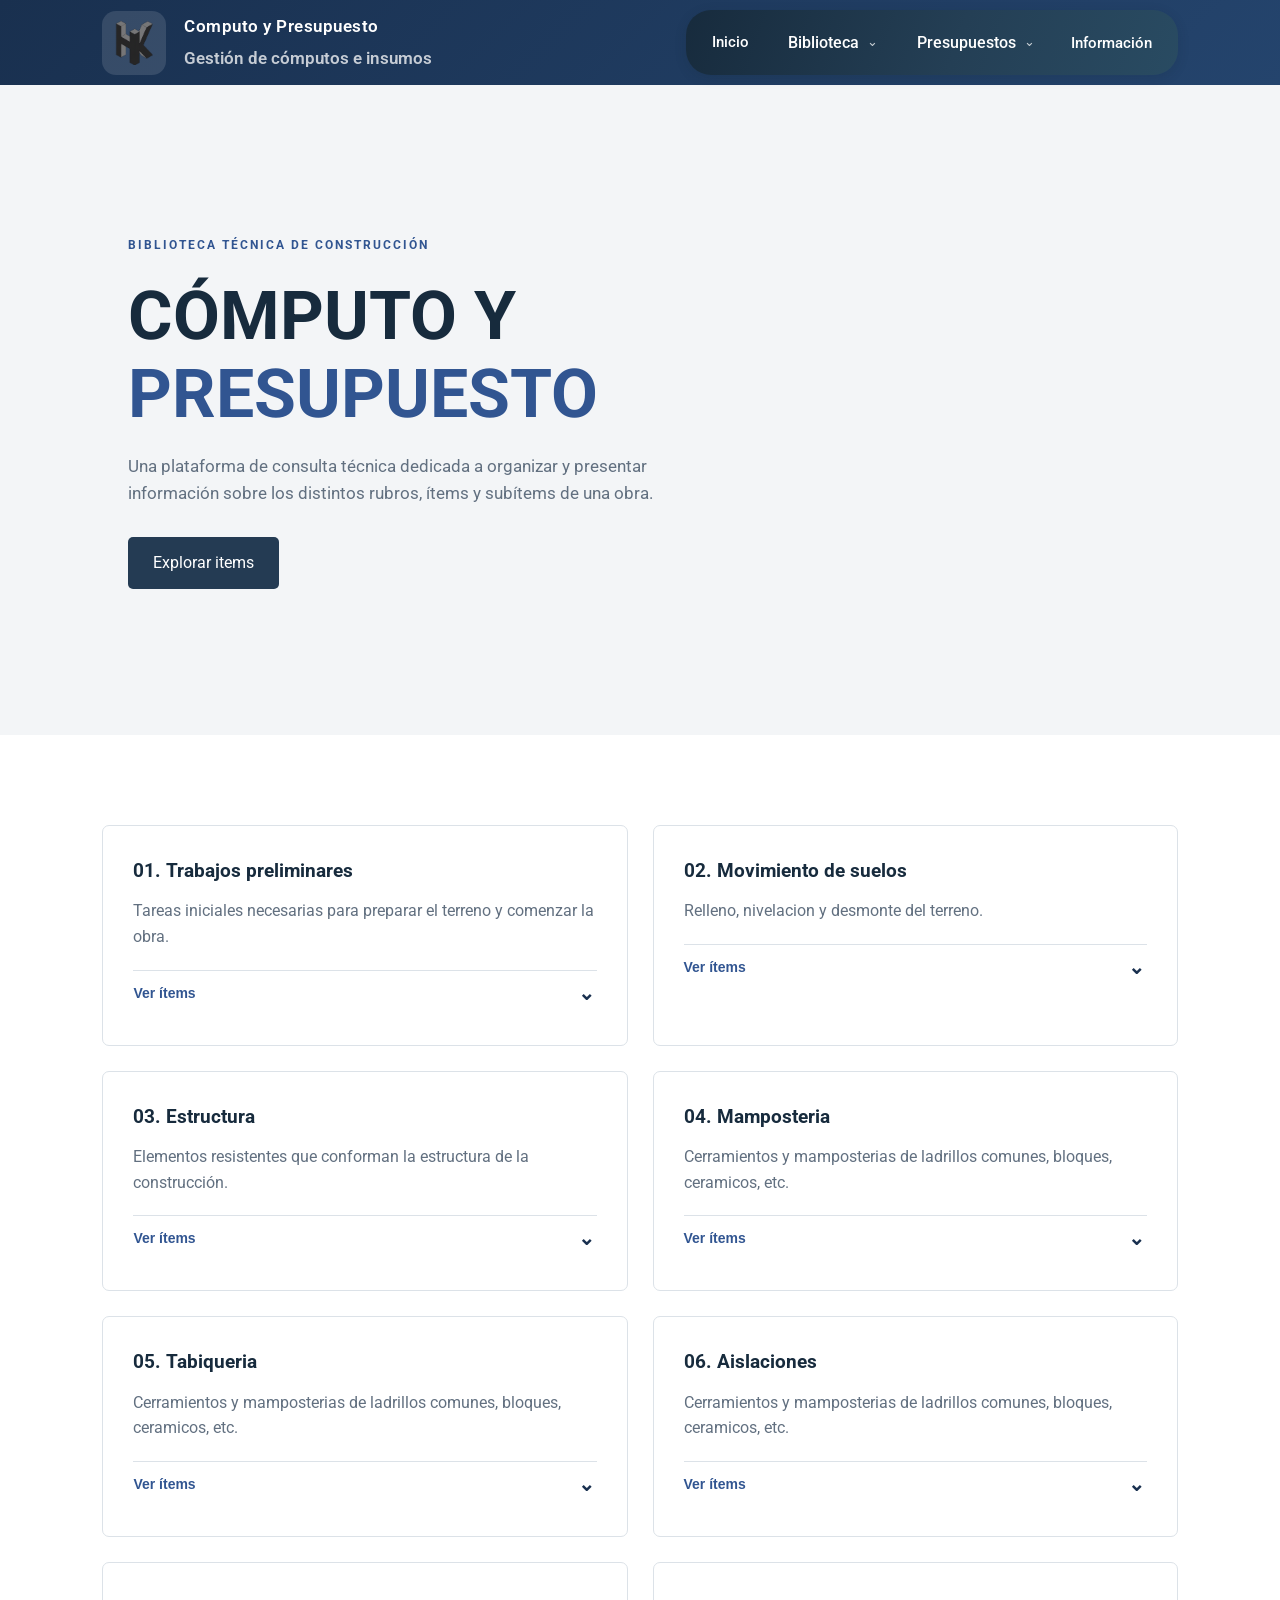
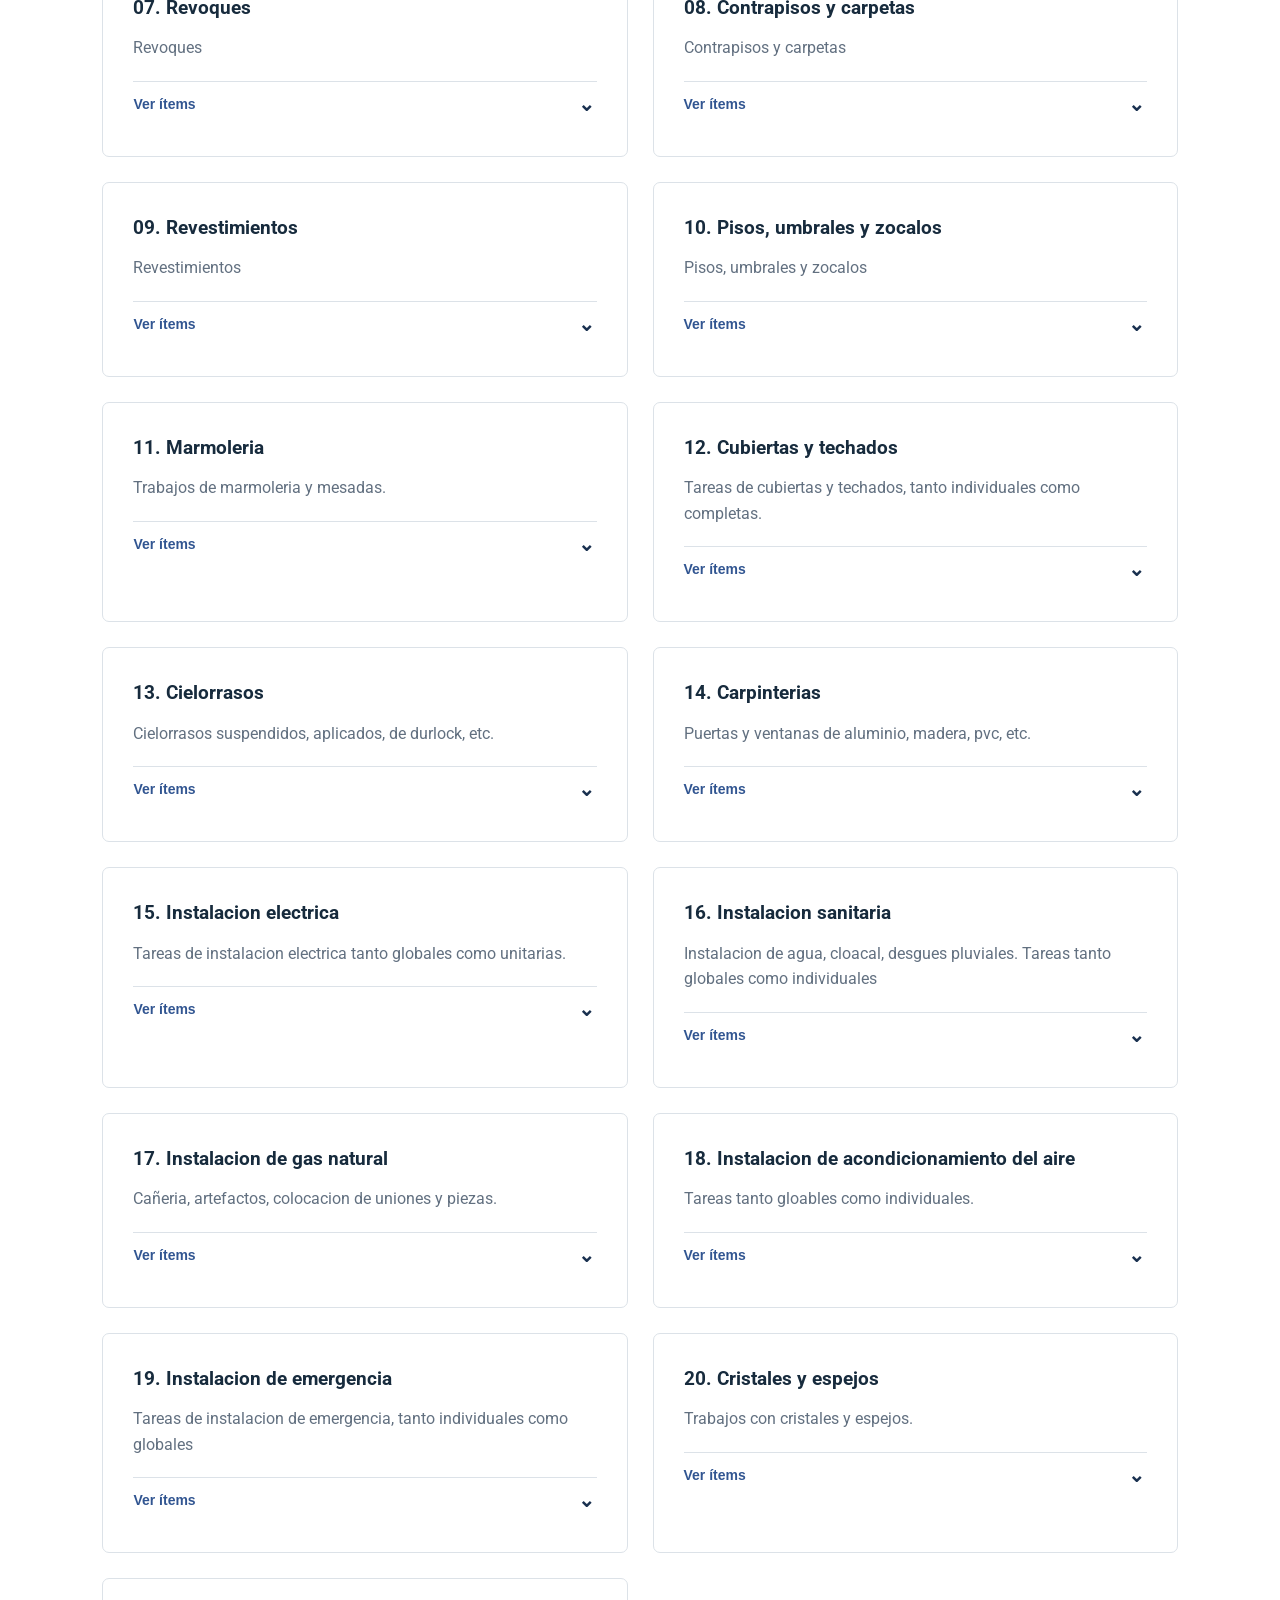
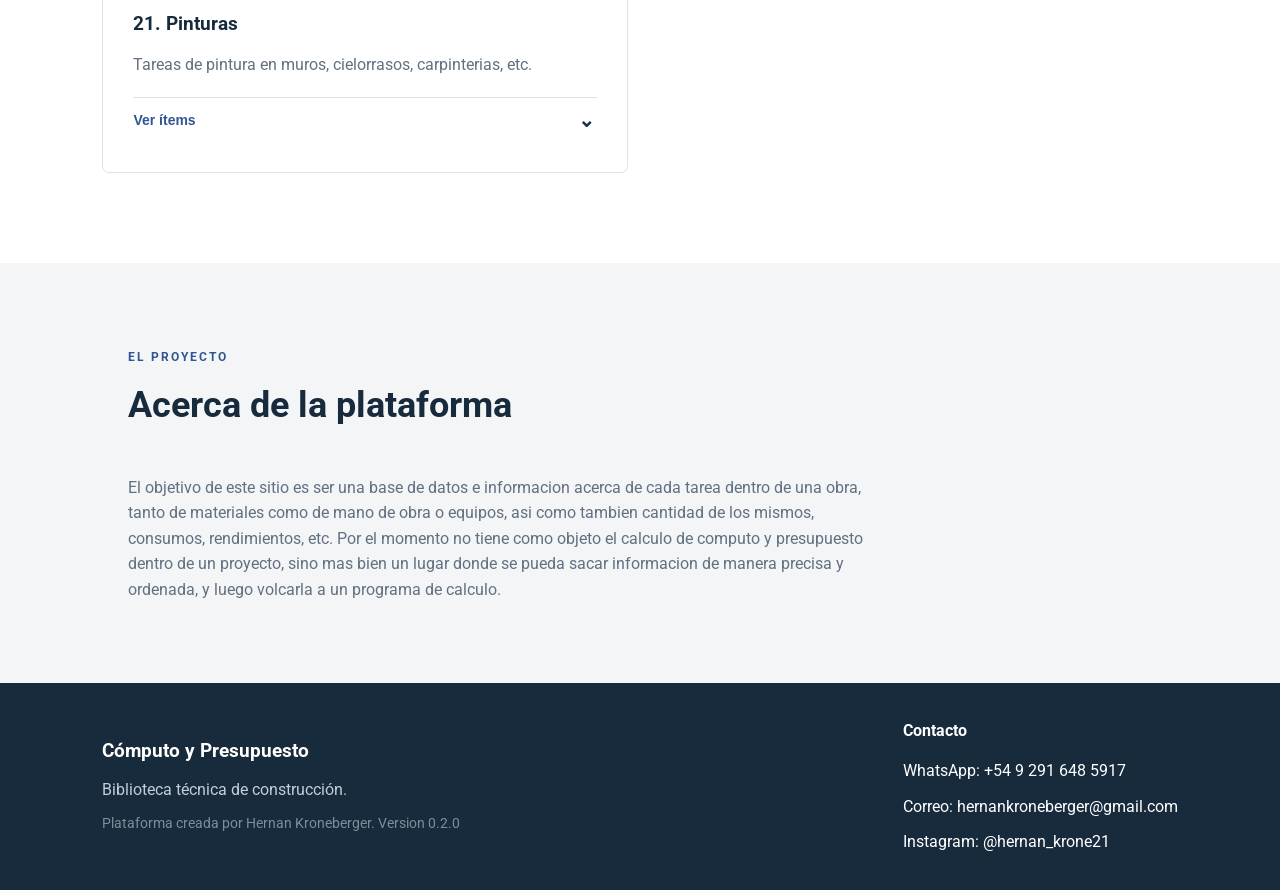
<file: index.html>
<!DOCTYPE html>
<html lang="es">
<head>
    <meta charset="UTF-8">
    <meta name="viewport" content="width=device-width, initial-scale=1.0">
    <title>Computo y Presupuesto</title>
    <link rel="preconnect" href="https://fonts.googleapis.com">
    <link rel="preconnect" href="https://fonts.gstatic.com" crossorigin>
    <link href="https://fonts.googleapis.com/css2?family=Montserrat:ital,wght@0,100..900;1,100..900&family=Quicksand:wght@300..700&family=Raleway:ital,wght@0,100..900;1,100..900&family=Roboto:ital,wght@0,100..900;1,100..900&family=Unkempt:wght@400;700&display=swap" rel="stylesheet">
    <link rel="stylesheet" href="CSS/styles.css">
</head>
<body>
    <!-- ENCABEZADO -->
    <header class="header">
    <div class="header-top">
        <a href="/" class="logo">
            <img src="Assets/icons/Logo-HK.png" alt="Logo">
            <div class="logo-info">
                <span class="logo-title">
                    Computo y Presupuesto
                </span>
                <span class="logo-subtitle">
                    Gestión de cómputos e insumos
                </span>
            </div>
        </a>
    </div>
        <header class="encabezado">
    <nav class="navegacion-principal">
        <!-- MENÚ PRINCIPAL -->
        <div class="menu-navegacion">
            <!-- INICIO -->
            <a href="../index.html" class="nav-link">Inicio</a>
            <!-- BIBLIOTECA -->
            <div class="nav-grupo">

                <button
                    type="button"
                    class="nav-link nav-boton"
                    id="boton-biblioteca"
                    aria-expanded="false"
                    aria-controls="submenu-biblioteca">

                    Biblioteca
                    <span class="flecha-menu">⌄</span>
                </button>

                <div
                    class="submenu-navegacion"
                    id="submenu-biblioteca">
                    <a href="pages/listasubitems.html" class="nav-link">Subítems</a>
                    <a href="pages/materiales.html" class="nav-link">Materiales</a>
                    <a href="pages/manodeobra.html" class="nav-link">Mano de obra</a>
                    <a href="pages/equipos.html" class="nav-link">Equipos</a>
                    <a href="pages/fuentes.html" class="nav-link">Fuentes de calculo</a>
                </div>
            </div>

            <!-- PRESUPUESTOS -->
            <div class="nav-grupo">

                <button
                    type="button"
                    class="nav-link nav-boton"
                    id="boton-presupuestos"
                    aria-expanded="false"
                    aria-controls="submenu-presupuestos">

                    Presupuestos
                    <span class="flecha-menu">⌄</span>
                </button>

                <div
                    class="submenu-navegacion"
                    id="submenu-presupuestos">

                    <a href="presupuestos.html" class="nav-link">
                        Mis presupuestos
                    </a>

                    <a href="nuevo-presupuesto.html" class="nav-link">
                        Nuevo presupuesto
                    </a>
                </div>
            <!-- INICIO -->
            <a href="#informacion" class="nav-link">Información</a>
            </div>
        </div>
    </nav>
</header>
    </header>
    <!-- CONTENIDO PRINCIPAL -->
    <main>
        <!-- INICIO -->
        <section id="inicio" class="inicio">
            <div class="inicio-contenido">
                <span class="etiqueta">BIBLIOTECA TÉCNICA DE CONSTRUCCIÓN</span>
                <h1>Cómputo y<span>Presupuesto</span></h1>
                <p>
                    Una plataforma de consulta técnica dedicada a organizar y presentar información sobre los distintos rubros, ítems y subítems de una obra.
                </p>
                <a href="#rubros" class="boton-principal">Explorar items</a>
            </div>
        </section>
        <!-- RUBROS -->
        <section id="rubros" class="rubros">
            <div class="rubros-contenedor">
                <!-- RUBRO 1 -->
                <article class="rubro-card">
                    <h3>01. Trabajos preliminares</h3>
                    <p>
                        Tareas iniciales necesarias para
                        preparar el terreno y comenzar la obra.
                    </p>
                    <button class="rubro-toggle" data-rubro="RUB-01">
                        Ver ítems
                        <span class="flecha">⌄</span>
                    </button>
                    <div class="subitems-contenedor"></div>
                </article>
                <!-- RUBRO 2 -->
                <article class="rubro-card">
                    <h3>02. Movimiento de suelos</h3>
                    <p>
                        Relleno, nivelacion y desmonte del terreno.
                    </p>
                    <button class="rubro-toggle" data-rubro="RUB-02">
                        Ver ítems
                        <span class="flecha">⌄</span>
                    </button>
                    <div class="subitems-contenedor"></div>
                </article>
                <!-- RUBRO 3 -->
                <article class="rubro-card">
                    <h3>03. Estructura</h3>
                    <p>
                        Elementos resistentes que conforman
                        la estructura de la construcción.
                    </p>
                    <button class="rubro-toggle" data-rubro="RUB-03">
                        Ver ítems
                        <span class="flecha">⌄</span>
                    </button>
                    <div class="subitems-contenedor"></div>
                </article>
                <!-- RUBRO 4 -->
                <article class="rubro-card">
                    <h3>04. Mamposteria</h3>
                    <p>
                        Cerramientos y mamposterias de ladrillos comunes, bloques, ceramicos, etc.
                    </p>
                    <button class="rubro-toggle" data-rubro="RUB-04">
                        Ver ítems
                        <span class="flecha">⌄</span>
                    </button>
                    <div class="subitems-contenedor"></div>
                </article>
                <!-- RUBRO 5 -->
                <article class="rubro-card">
                    <h3>05. Tabiqueria</h3>
                    <p>
                        Cerramientos y mamposterias de ladrillos comunes, bloques, ceramicos, etc.
                    </p>
                    <button class="rubro-toggle" data-rubro="RUB-05">
                        Ver ítems
                        <span class="flecha">⌄</span>
                    </button>
                    <div class="subitems-contenedor"></div>
                </article>
                <!-- RUBRO 6 -->
                <article class="rubro-card">
                    <h3>06. Aislaciones</h3>
                    <p>
                        Cerramientos y mamposterias de ladrillos comunes, bloques, ceramicos, etc.
                    </p>
                    <button class="rubro-toggle" data-rubro="RUB-06">
                        Ver ítems
                        <span class="flecha">⌄</span>
                    </button>
                    <div class="subitems-contenedor"></div>
                </article>
                <!-- RUBRO 7 -->
                <article class="rubro-card">
                    <h3>07. Revoques</h3>
                    <p>
                        Revoques
                    </p>
                    <button class="rubro-toggle" data-rubro="RUB-07">
                        Ver ítems
                        <span class="flecha">⌄</span>
                    </button>
                    <div class="subitems-contenedor"></div>
                </article>
                <!-- RUBRO 8 -->
                <article class="rubro-card">
                    <h3>08. Contrapisos y carpetas</h3>
                    <p>
                        Contrapisos y carpetas
                    </p>
                    <button class="rubro-toggle" data-rubro="RUB-08">
                        Ver ítems
                        <span class="flecha">⌄</span>
                    </button>
                    <div class="subitems-contenedor"></div>
                </article>
                <!-- RUBRO 9 -->
                <article class="rubro-card">
                    <h3>09. Revestimientos</h3>
                    <p>
                        Revestimientos
                    </p>
                    <button class="rubro-toggle" data-rubro="RUB-09">
                        Ver ítems
                        <span class="flecha">⌄</span>
                    </button>
                    <div class="subitems-contenedor"></div>
                </article>
                <!-- RUBRO 10 -->
                <article class="rubro-card">
                    <h3>10. Pisos, umbrales y zocalos</h3>
                    <p>
                        Pisos, umbrales y zocalos
                    </p>
                    <button class="rubro-toggle" data-rubro="RUB-10">
                        Ver ítems
                        <span class="flecha">⌄</span>
                    </button>
                    <div class="subitems-contenedor"></div>
                </article>
                <!-- RUBRO 11 -->
                <article class="rubro-card">
                    <h3>11. Marmoleria</h3>
                    <p>
                        Trabajos de marmoleria y mesadas.
                    </p>
                    <button class="rubro-toggle" data-rubro="RUB-11">
                        Ver ítems
                        <span class="flecha">⌄</span>
                    </button>
                    <div class="subitems-contenedor"></div>
                </article>
                <!-- RUBRO 12 -->
                <article class="rubro-card">
                    <h3>12. Cubiertas y techados</h3>
                    <p>
                        Tareas de cubiertas y techados, tanto individuales como completas.
                    </p>
                    <button class="rubro-toggle" data-rubro="RUB-12">
                        Ver ítems
                        <span class="flecha">⌄</span>
                    </button>
                    <div class="subitems-contenedor"></div>
                </article>
                <!-- RUBRO 13 -->
                <article class="rubro-card">
                    <h3>13. Cielorrasos</h3>
                    <p>
                        Cielorrasos suspendidos, aplicados, de durlock, etc.
                    </p>
                    <button class="rubro-toggle" data-rubro="RUB-13">
                        Ver ítems
                        <span class="flecha">⌄</span>
                    </button>
                    <div class="subitems-contenedor"></div>
                </article>
                <!-- RUBRO 14 -->
                <article class="rubro-card">
                    <h3>14. Carpinterias</h3>
                    <p>
                        Puertas y ventanas de aluminio, madera, pvc, etc.
                    </p>
                    <button class="rubro-toggle" data-rubro="RUB-14">
                        Ver ítems
                        <span class="flecha">⌄</span>
                    </button>
                    <div class="subitems-contenedor"></div>
                </article>
                <!-- RUBRO 15 -->
                <article class="rubro-card">
                    <h3>15. Instalacion electrica</h3>
                    <p>
                        Tareas de instalacion electrica tanto globales como unitarias.
                    </p>
                    <button class="rubro-toggle" data-rubro="RUB-15">
                        Ver ítems
                        <span class="flecha">⌄</span>
                    </button>
                    <div class="subitems-contenedor"></div>
                </article>
                <!-- RUBRO 16 -->
                <article class="rubro-card">
                    <h3>16. Instalacion sanitaria </h3>
                    <p>
                        Instalacion de agua, cloacal, desgues pluviales. Tareas tanto globales como individuales
                    </p>
                    <button class="rubro-toggle" data-rubro="RUB-16">
                        Ver ítems
                        <span class="flecha">⌄</span>
                    </button>
                    <div class="subitems-contenedor"></div>
                </article>
                <!-- RUBRO 17 -->
                <article class="rubro-card">
                    <h3>17. Instalacion de gas natural</h3>
                    <p>
                        Cañeria, artefactos, colocacion de uniones y piezas.
                    </p>
                    <button class="rubro-toggle" data-rubro="RUB-17">
                        Ver ítems
                        <span class="flecha">⌄</span>
                    </button>
                    <div class="subitems-contenedor"></div>
                </article>
                <!-- RUBRO 18 -->
                <article class="rubro-card">
                    <h3>18. Instalacion de acondicionamiento del aire</h3>
                    <p>
                        Tareas tanto gloables como individuales.
                    </p>
                    <button class="rubro-toggle" data-rubro="RUB-18">
                        Ver ítems
                        <span class="flecha">⌄</span>
                    </button>
                    <div class="subitems-contenedor"></div>
                </article>
                <!-- RUBRO 19 -->
                <article class="rubro-card">
                    <h3>19. Instalacion de emergencia</h3>
                    <p>
                        Tareas de instalacion de emergencia, tanto individuales como globales
                    </p>
                    <button class="rubro-toggle" data-rubro="RUB-19">
                        Ver ítems
                        <span class="flecha">⌄</span>
                    </button>
                    <div class="subitems-contenedor"></div>
                </article>
                <!-- RUBRO 20 -->
                <article class="rubro-card">
                    <h3>20. Cristales y espejos</h3>
                    <p>
                        Trabajos con cristales y espejos.
                    </p>
                    <button class="rubro-toggle" data-rubro="RUB-20">
                        Ver ítems
                        <span class="flecha">⌄</span>
                    </button>
                    <div class="subitems-contenedor"></div>
                </article>
                <!-- RUBRO 21 -->
                <article class="rubro-card">
                    <h3>21. Pinturas</h3>
                    <p>
                        Tareas de pintura en muros, cielorrasos, carpinterias, etc.
                    </p>
                    <button class="rubro-toggle" data-rubro="RUB-21">
                        Ver ítems
                        <span class="flecha">⌄</span>
                    </button>
                    <div class="subitems-contenedor"></div>
                </article>
            </div>
        </section>
        <!-- INFORMACION -->
        <section id="informacion" class="informacion">
            <div class="titulo-seccion">
                <span>EL PROYECTO</span>
                <h2>Acerca de la plataforma</h2>
            </div>
            <p>
                El objetivo de este sitio es ser una base de datos e informacion acerca de cada tarea dentro de una obra, tanto de materiales como de mano de obra o equipos, asi como tambien cantidad de los mismos, consumos, rendimientos, etc. Por el momento no tiene como objeto el calculo de computo y presupuesto dentro de un proyecto, sino mas bien un lugar donde se pueda sacar informacion de manera precisa y ordenada, y luego volcarla a un programa de calculo.
            </p>
        </section>
    </main>
    <!-- PIE DE PAGINA -->
    
<footer id="contacto" class="footer">
    <div class="footer-info">
        <h3>Cómputo y Presupuesto</h3>
        <p>Biblioteca técnica de construcción.</p>
        <span>Plataforma creada por Hernan Kroneberger. Version 0.2.0</span>
    </div>
    <div class="footer-contacto">
        <h4>Contacto</h4>
        <a href="https://wa.me/5492916485917" target="_blank">
            WhatsApp: +54 9 291 648 5917
        </a>
        <a href="mailto:hernankroneberger@gmail.com">
            Correo: hernankroneberger@gmail.com
        </a>
        <a href="https://www.instagram.com/hernan_krone21/" target="_blank">
            Instagram: @hernan_krone21
        </a>
    </div>
</footer>

    <!-- JAVASCRIPT -->
    <script type="module" src="javascript/main.js"></script>
    <script type="module" src="javascript/navegacion.js"></script>
</body>
</html>
</file>
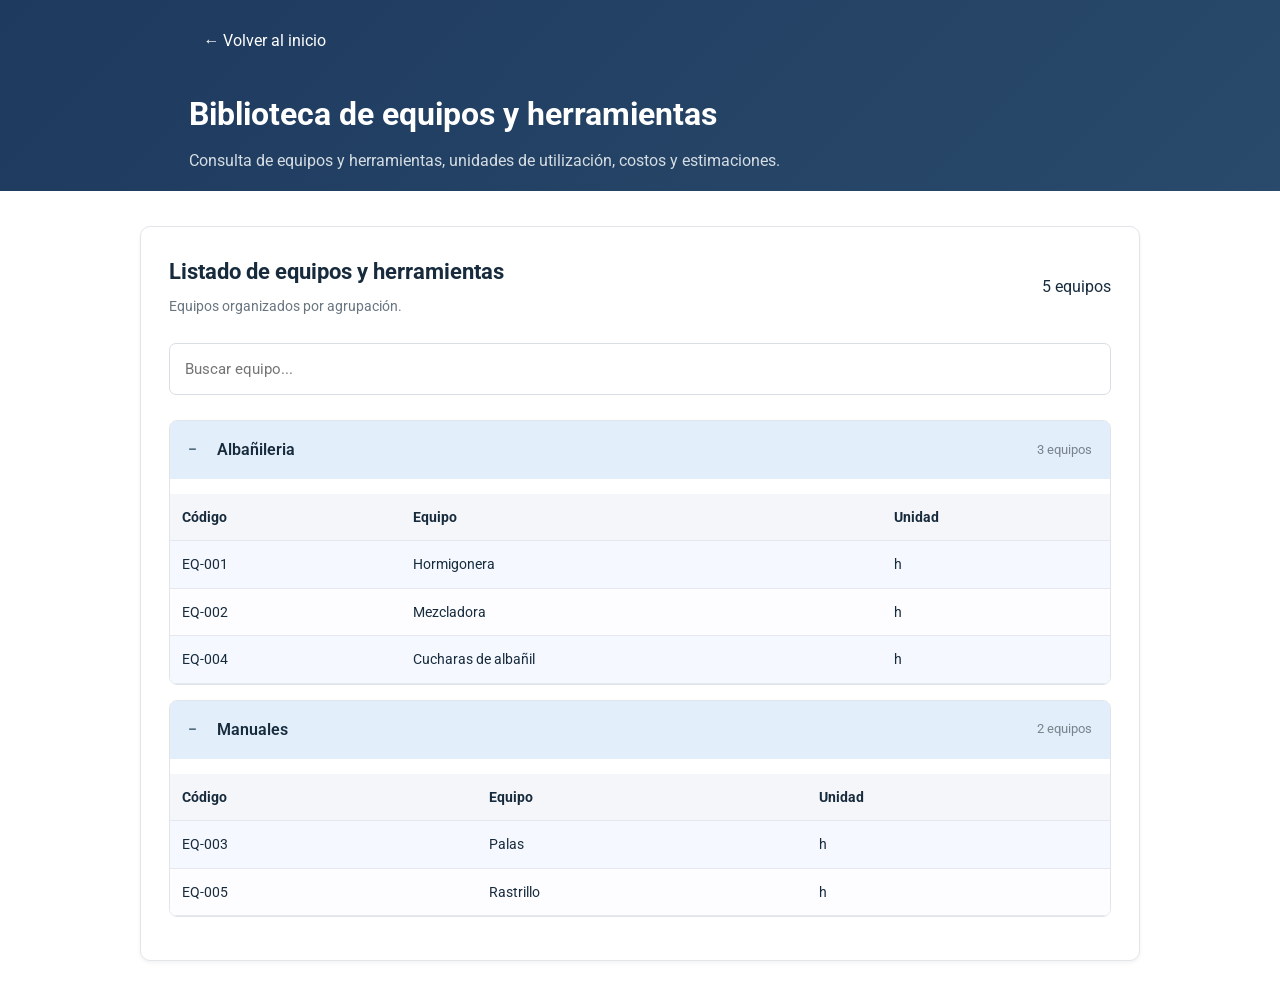
<file: pages/equipos.html>
<!DOCTYPE html>
<html lang="es">
<head>
    <meta charset="UTF-8">
    <meta name="viewport" content="width=device-width, initial-scale=1.0">
    <title>Biblioteca de equipos</title>
    <link rel="preconnect" href="https://fonts.googleapis.com">
    <link rel="preconnect" href="https://fonts.gstatic.com" crossorigin>
    <link href="https://fonts.googleapis.com/css2?family=Montserrat:ital,wght@0,100..900;1,100..900&family=Quicksand:wght@300..700&family=Raleway:ital,wght@0,100..900;1,100..900&family=Roboto:ital,wght@0,100..900;1,100..900&family=Unkempt:wght@400;700&display=swap" rel="stylesheet">
    <link rel="stylesheet" href="../CSS/subitem.css">
    <link rel="stylesheet" href="../CSS/styles.css">
    <link rel="stylesheet" href="../CSS/paginas.css">
</head>
<body>
    <header class="encabezado encabezado-materiales">
        <div class="contenedor contenedor-equipos">
            <a href="../index.html" class="back-link">
                ← Volver al inicio
            </a>
            <h1>Biblioteca de equipos y herramientas</h1>
            <p>
                Consulta de equipos y herramientas, unidades de utilización, costos y estimaciones.
            </p>
        </div>
    </header>
    <main class="contenedor contenedor-equipos">
        <section class="panel panel-equipos">
            <div class="encabezado-listado">
                <div>
                    <h2>Listado de equipos y herramientas</h2>
                    <p>Equipos organizados por agrupación.</p>
                </div>
                <span id="cantidad-equipos"></span>
            </div>
            <div class="buscador">
                <input type="search" id="buscar-equipo" placeholder="Buscar equipo..." autocomplete="off"
                >
            </div>
            <div id="lista-agrupaciones"></div>
        </section>
    </main>
    <script type="module" src="../javascript/equipos.js"></script>
</body>
</html>
</file>
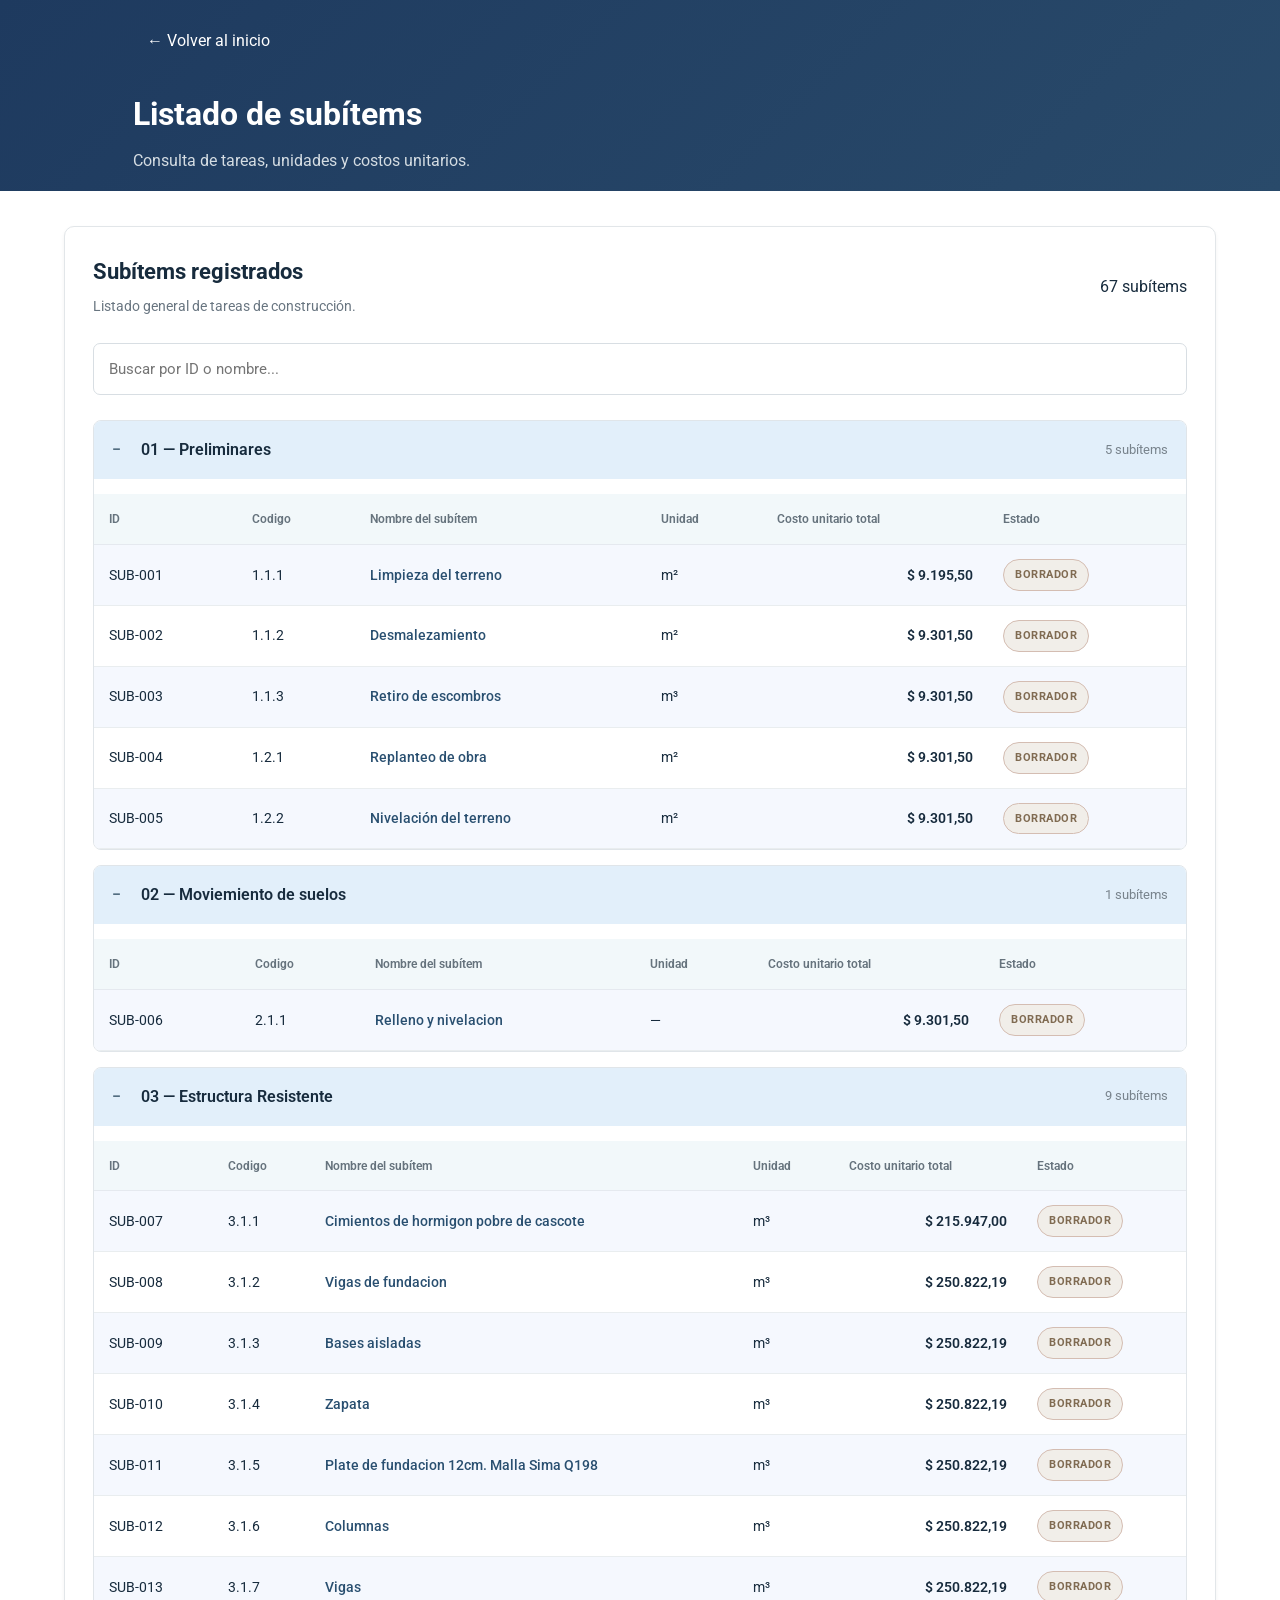
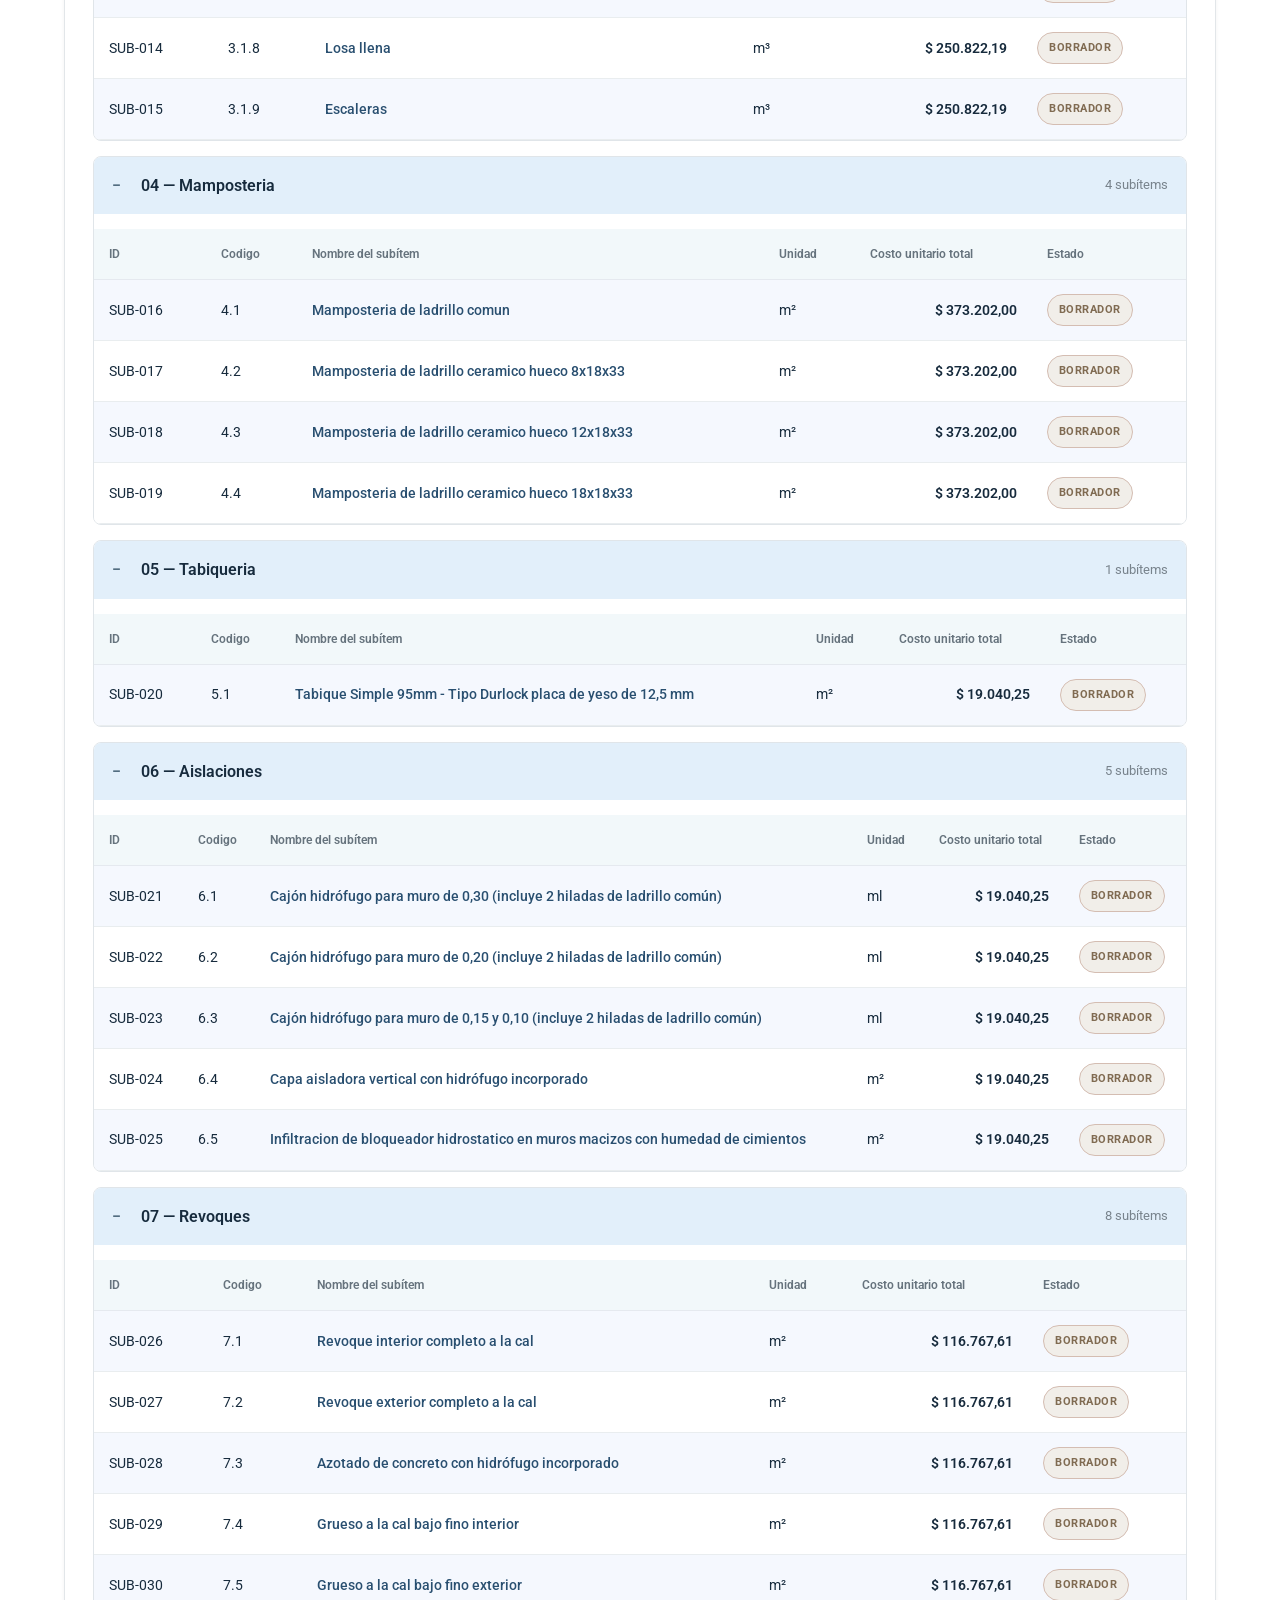
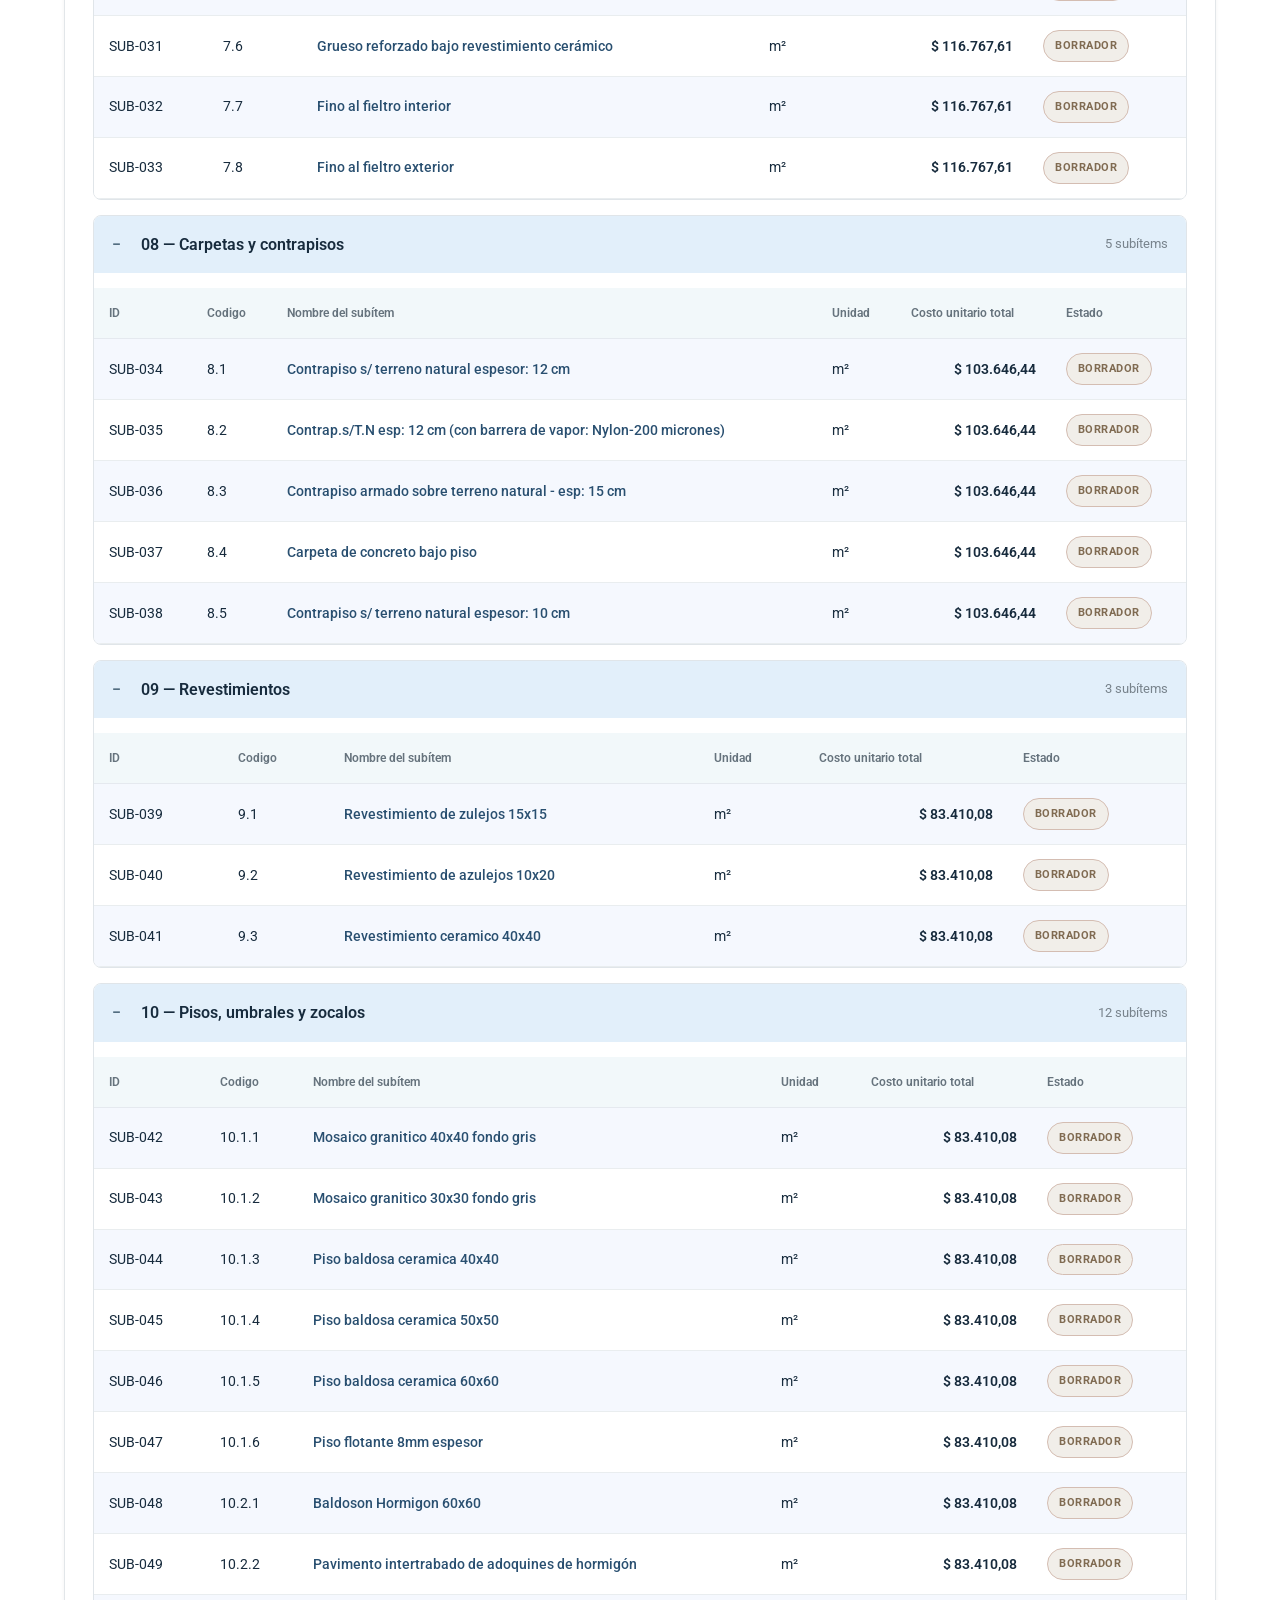
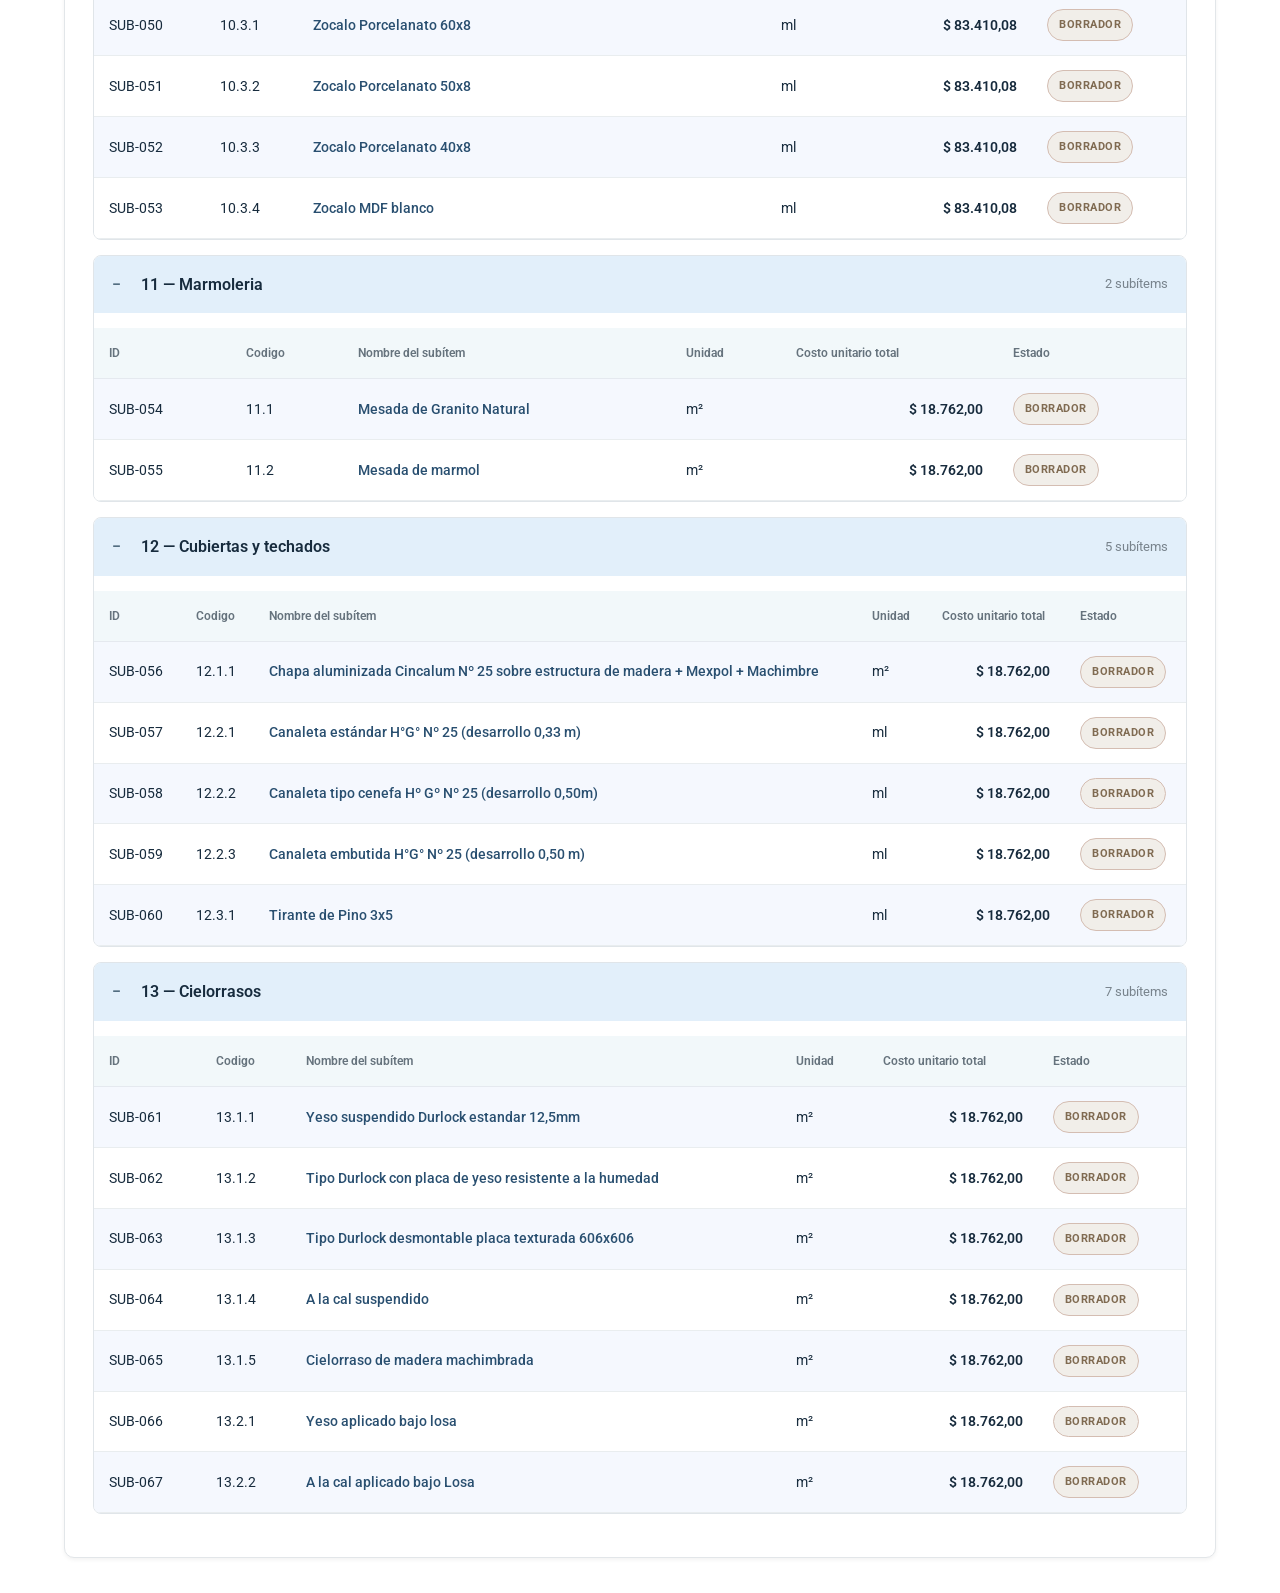
<file: pages/listasubitems.html>
<!DOCTYPE html>
<html lang="es">
<head>
    <meta charset="UTF-8">
    <meta name="viewport" content="width=device-width, initial-scale=1.0">
    <title>Listado de subítems | Cómputo y Presupuesto</title>
    <link rel="preconnect" href="https://fonts.googleapis.com">
    <link rel="preconnect" href="https://fonts.gstatic.com" crossorigin>
    <link href="https://fonts.googleapis.com/css2?family=Montserrat:ital,wght@0,100..900;1,100..900&family=Quicksand:wght@300..700&family=Raleway:ital,wght@0,100..900;1,100..900&family=Roboto:ital,wght@0,100..900;1,100..900&family=Unkempt:wght@400;700&display=swap" rel="stylesheet">
    <link rel="stylesheet" href="../CSS/subitem.css">
    <link rel="stylesheet" href="../CSS/styles.css">
    <link rel="stylesheet" href="../CSS/paginas.css">
</head>
<body>
    <!-- ENCABEZADO -->
    <header class="encabezado encabezado-subitems">
        <div class="contenedor contenedor-subitems">
            <a href="../index.html" class="back-link">
                ← Volver al inicio
            </a>
            <h1>Listado de subítems</h1>
            <p>
                Consulta de tareas, unidades y costos unitarios.
            </p>
        </div>
    </header>
    <!-- CONTENIDO PRINCIPAL -->
    <main class="contenedor contenedor-subitems">
        <section class="panel panel-subitems">
            <!-- ENCABEZADO DEL LISTADO -->
            <div class="encabezado-listado">
                <div>
                    <h2>Subítems registrados</h2>
                    <p>
                        Listado general de tareas de construcción.
                    </p>
                </div>
                <span id="cantidad-subitems"></span>
            </div>
            <!-- BUSCADOR -->
            <div class="buscador">
                <input type="search" id="buscar-subitem" placeholder="Buscar por ID o nombre..." autocomplete="off">
            </div>
            <!--Tabla-->
            <div id="lista-agrupaciones"></div>
        </section>
    </main>
    <!-- JAVASCRIPT -->
    <script type="module" src="../javascript/listasubitems.js"></script>
</body>
</html>
</file>
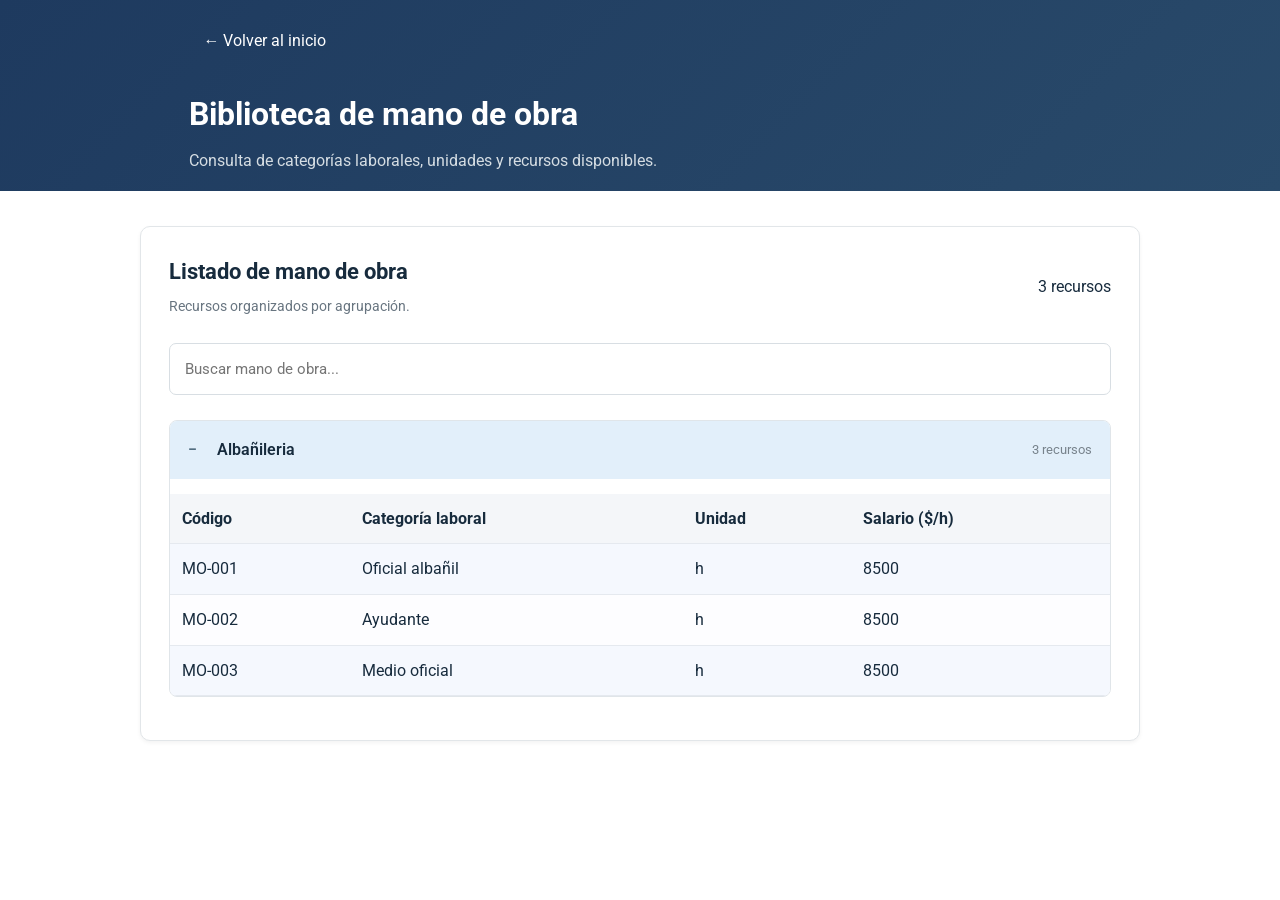
<file: pages/manodeobra.html>
<!DOCTYPE html>
<html lang="es">
<head>
    <meta charset="UTF-8">
    <meta name="viewport" content="width=device-width, initial-scale=1.0">
    <title>Biblioteca de mano de obra</title>
    <link rel="preconnect" href="https://fonts.googleapis.com">
    <link rel="preconnect" href="https://fonts.gstatic.com" crossorigin>
    <link href="https://fonts.googleapis.com/css2?family=Montserrat:ital,wght@0,100..900;1,100..900&family=Quicksand:wght@300..700&family=Raleway:ital,wght@0,100..900;1,100..900&family=Roboto:ital,wght@0,100..900;1,100..900&family=Unkempt:wght@400;700&display=swap" rel="stylesheet">
    <link rel="stylesheet" href="../CSS/subitem.css">
    <link rel="stylesheet" href="../CSS/styles.css">
    <link rel="stylesheet" href="../CSS/paginas.css">
</head>
<body>
    <header class="encabezado encabezado-mano-obra">
        <div class="contenedor contenedor-mano-obra">
            <a href="../index.html" class="back-link">
                ← Volver al inicio
            </a>
            <h1>Biblioteca de mano de obra</h1>
            <p>
                Consulta de categorías laborales, unidades y recursos disponibles.
            </p>
        </div>
    </header>
    <main class="contenedor contenedor-mano-obra">
        <section class="panel panel-mano-obra">
            <div class="encabezado-listado">
                <div>
                    <h2>Listado de mano de obra</h2>
                    <p>Recursos organizados por agrupación.</p>
                </div>
                <span id="cantidad-mano-obra"></span>
            </div>
            <div class="buscador buscador-mano-obra">
                <input type="search" id="buscar-mano-obra" placeholder="Buscar mano de obra..." autocomplete="off"
                >
            </div>
            <div id="lista-agrupaciones"></div>
        </section>
    </main>
    <script type="module" src="../javascript/manodeobra.js"></script>
</body>
</html>
</file>
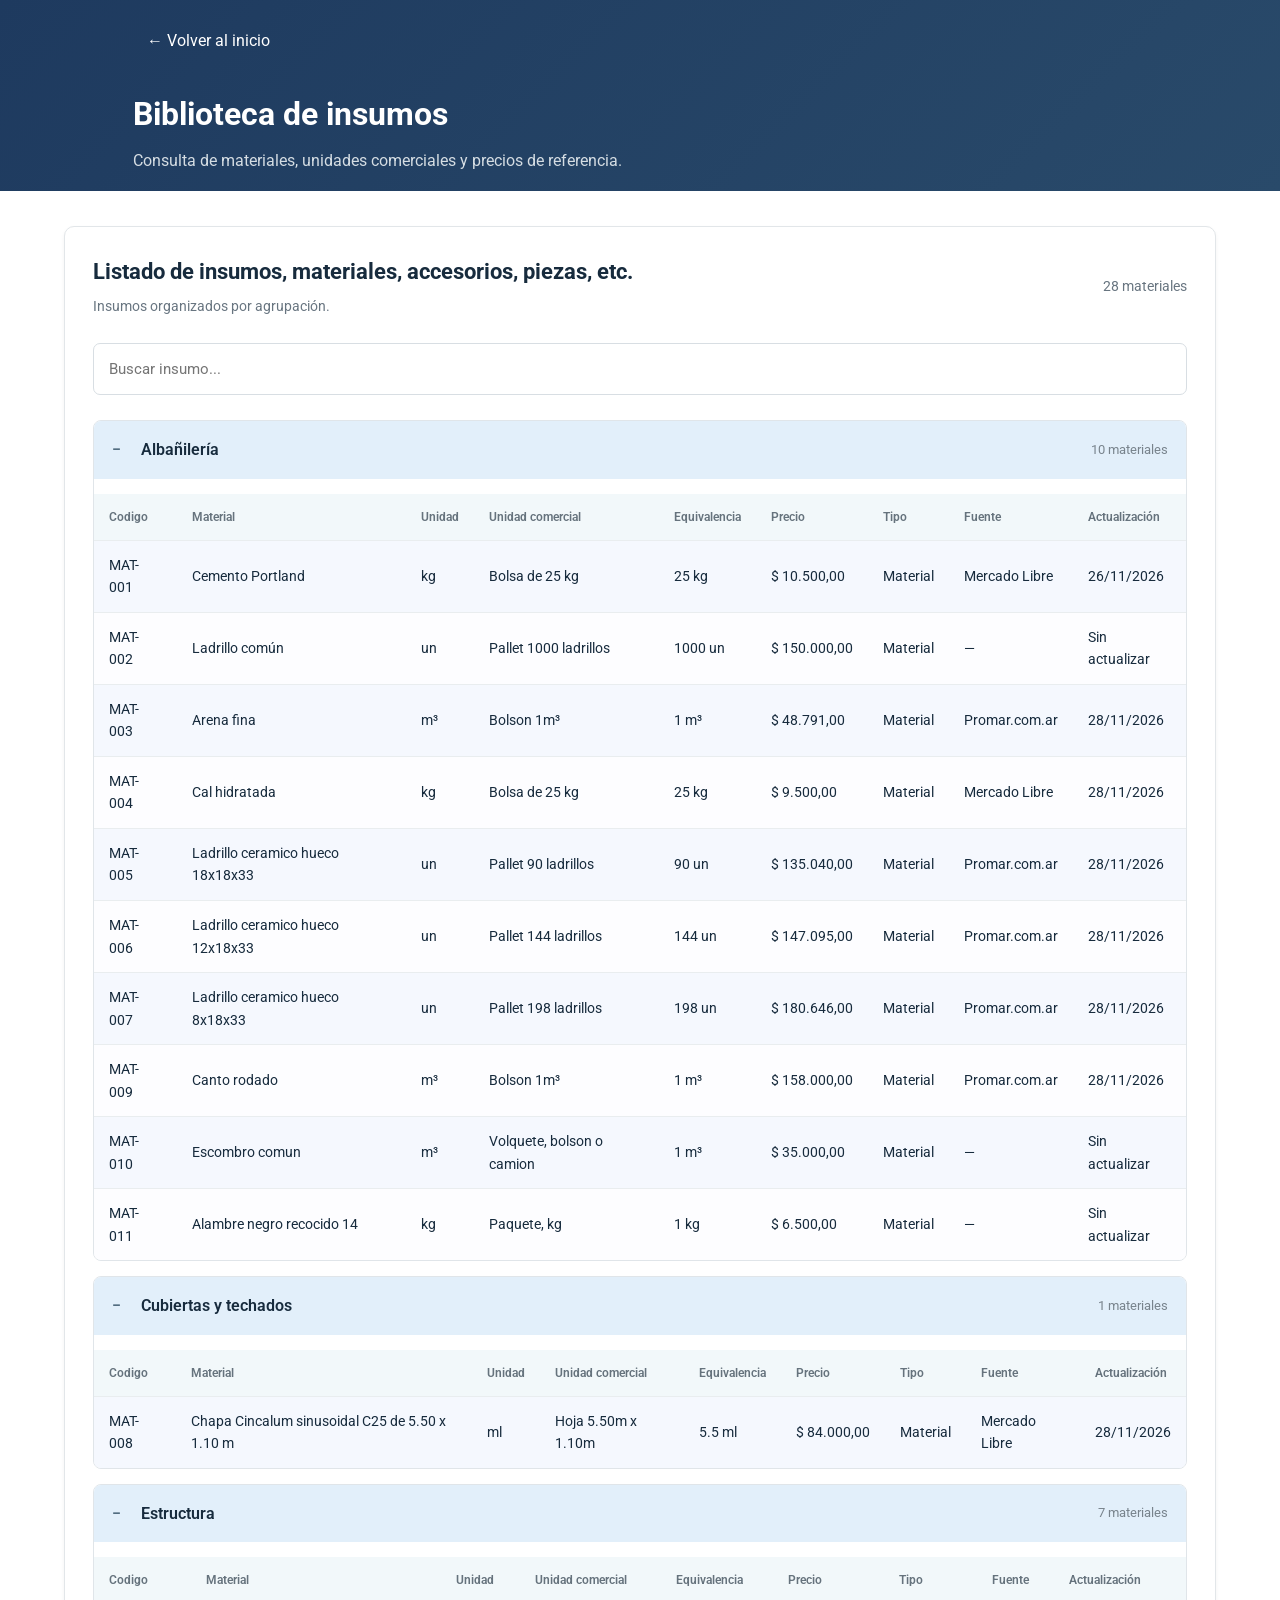
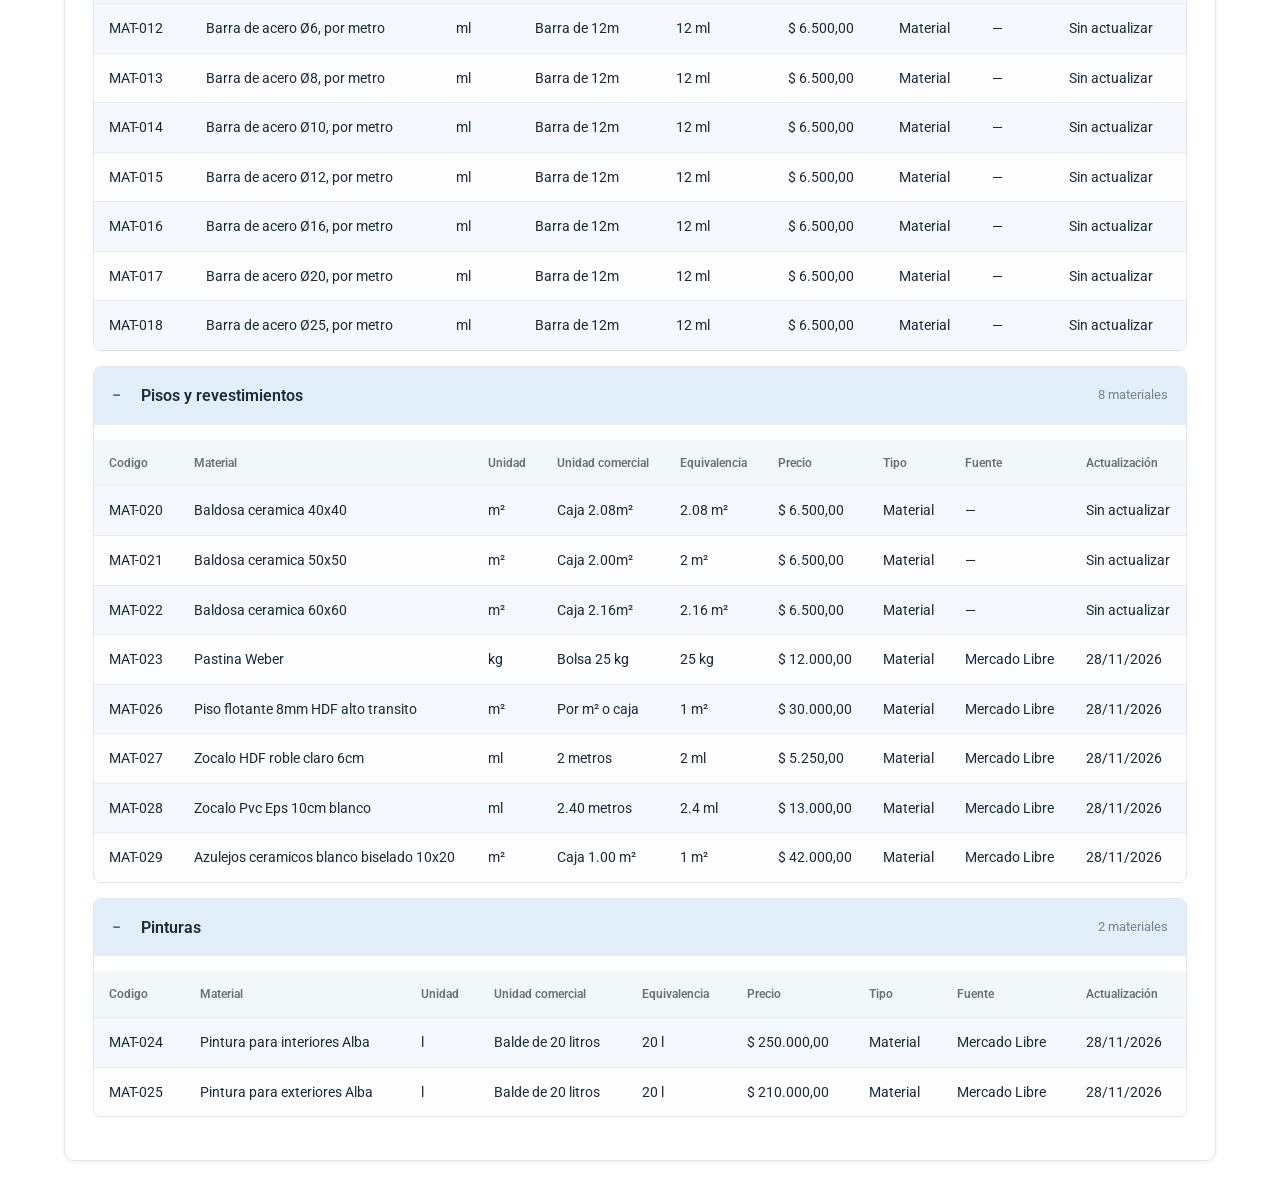
<file: pages/materiales.html>
<!DOCTYPE html>
<html lang="es">
<head>
    <meta charset="UTF-8">
    <meta name="viewport" content="width=device-width, initial-scale=1.0">
    <title>Biblioteca de insumos | Cómputo y Presupuesto</title>
    <link rel="preconnect" href="https://fonts.googleapis.com">
    <link rel="preconnect" href="https://fonts.gstatic.com" crossorigin>
    <link href="https://fonts.googleapis.com/css2?family=Montserrat:ital,wght@0,100..900;1,100..900&family=Quicksand:wght@300..700&family=Raleway:ital,wght@0,100..900;1,100..900&family=Roboto:ital,wght@0,100..900;1,100..900&family=Unkempt:wght@400;700&display=swap" rel="stylesheet">
    <link rel="stylesheet" href="../CSS/subitem.css">
    <link rel="stylesheet" href="../CSS/styles.css">
    <link rel="stylesheet" href="../CSS/paginas.css">
</head>
<body>
    <header class="encabezado encabezado-materiales">
        <div class="contenedor contenedor-materiales">
            <a href="../index.html" class="back-link">
                ← Volver al inicio
            </a>
            <h1>Biblioteca de insumos</h1>
            <p>
                Consulta de materiales, unidades comerciales y precios de referencia.
            </p>
        </div>
    </header>
    <main class="contenedor contenedor-materiales">
        <section class="panel panel-materiales">
            <div class="encabezado-listado">
                <div>
                    <h2>Listado de insumos, materiales, accesorios, piezas, etc.</h2>
                    <p>Insumos organizados por agrupación.</p>
                </div>
                <span id="cantidad-materiales"></span>
            </div>
            <div class="buscador buscador-materiales">
                <input type="search" id="buscar-material" placeholder="Buscar insumo..." autocomplete="off"
                >
            </div>
            <div id="lista-agrupaciones"></div>
        </section>
    </main>
    <script type="module" src="../javascript/materiales.js"></script>
</body>
</html>
</file>
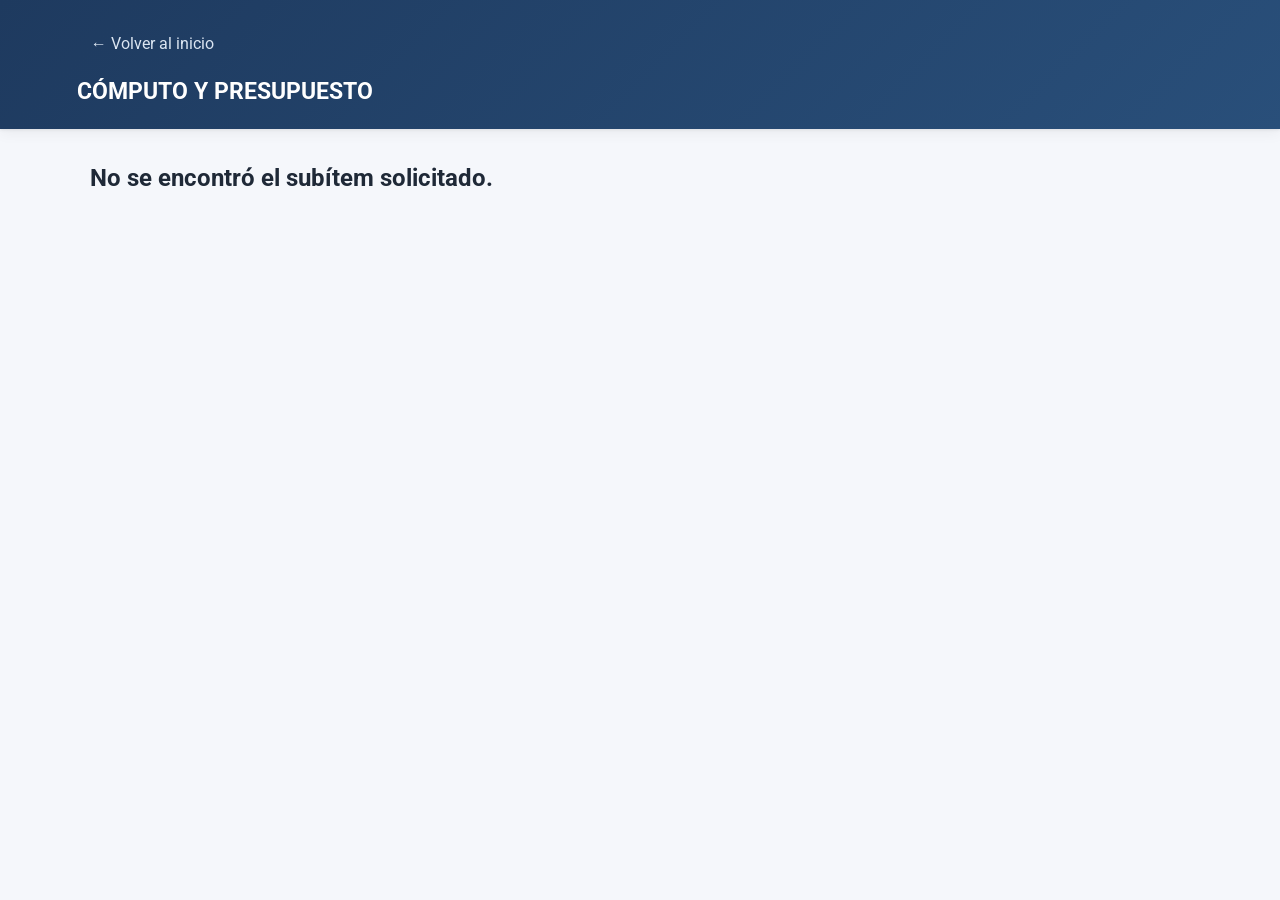
<file: pages/subitem.html>
<!DOCTYPE html>
<html lang="es">
<head>
    <meta charset="UTF-8">
    <meta name="viewport" content="width=device-width, initial-scale=1.0">
    <title>Ficha técnica | Cómputo y Presupuesto</title>
    <link rel="stylesheet" href="../CSS/subitem.css">
    <link rel="preconnect" href="https://fonts.googleapis.com">
    <link rel="preconnect" href="https://fonts.gstatic.com" crossorigin>
    <link href="https://fonts.googleapis.com/css2?family=Montserrat:ital,wght@0,100..900;1,100..900&family=Quicksand:wght@300..700&family=Raleway:ital,wght@0,100..900;1,100..900&family=Roboto:ital,wght@0,100..900;1,100..900&family=Unkempt:wght@400;700&display=swap" rel="stylesheet">
    <script type="module" src="../javascript/subitem.js"></script>
</head>
<body>
<header class="header">
    <a href="../index.html" class="back-link">← Volver al inicio</a>
    <h1>CÓMPUTO Y PRESUPUESTO</h1>
</header>
<main class="container">
    <div class="page-heading">
    <div>
        <h2>Ficha técnica del subítem</h2>
        <p>
            Información e insumos del subitem.Materiales, mano de obra y equipos.
        </p>
    </div>
    <div class="estado-container">
        <span id="estado" class="estado"></span>
    </div>
</div>
    <!-- IDENTIFICACIÓN -->
    <section class="panel panel-identificacion">
        <h3>01. Identificación del subítem</h3>
        <div class="form-grid">
            <div>
                <label>ID</label>
                <p id="id" class="dato-fijo"></p>
            </div>
            <div>
                <label>Codigo</label>
                <p id="codigo" class="dato-fijo"></p>
            </div>
            <div>
                <label>Unidad</label>
                <p id="unidad" class="dato-fijo"></p>
            </div>
            <div class="campo-descripcion">
                <label>Descripción</label>
                <p id="descripcion" class="dato-fijo"></p>
            </div>
        </div>
    </section>
    <!-- 02. MATERIALES -->
    <section class="panel panel-recursos panel-materiales">
        <h3>02. Materiales</h3>
        <div id="tabla-materiales"></div>
    </section>
    <!-- 03. MANO DE OBRA -->
    <section class="panel panel-recursos panel-mano-obra">
        <h3>03. Mano de obra</h3>
        <div id="tabla-mano-obra"></div>
    </section>
    <!-- 04. EQUIPOS -->
    <section class="panel panel-recursos panel-equipos">
        <h3>04. Equipos</h3>
        <div id="tabla-equipos"></div>
    </section>
    <!--ANALISIS DE PRECIO UNITARIO-->
    <section class="panel panel-apu">
        <h3>05. Analisis de precio unitario</h3>
        <div id="tabla-apu"></div>
    </section>
    <!-- INFORMACIÓN COMPLEMENTARIA -->
    <section class="panel panel-complementaria">
        <h3>06. Información complementaria</h3>
        <label>Descripción ampliada:
            <p id="descripcion-ampliada"></p>
        </label>
        <label>Observaciones:
            <p id="observaciones"></p>
        </label>
    </section>
    <!-- 07. FUENTES DE CÁLCULO -->
    <section class="panel panel-fuentes">
        <h3>07. Fuentes de cálculo</h3>
        <p class="descripcion-seccion">
            Referencias bibliográficas y técnicas utilizadas para determinar los consumos y rendimientos del subítem.
        </p>
        <div id="lista-fuentes"></div>
    </section>
    <!-- ACCIONES -->
    <section class="actions">
</main>
</body>
</html>
</file>
<file: CSS/styles.css>
/* =================================
    1. CONFIGURACION GENERAL
================================= */
:root {
    --azul-principal: #243B53;
    --azul-oscuro: #172B3D;
    --azul-secundario: #315591;
    --azul-menu: #455a82;
    --gris-fondo: #F3F5F7;
    --gris-texto: #627080;
    --gris-borde: #DCE2E8;
    --blanco: #FFFFFF;
}

/*Codigo de copilot*/

:root {

    --color-primary: #19304f;
    --color-primary-light: #24446d;
    --color-white: #ffffff;
    --color-accent: #4ea1ff;
    --color-text-muted:
        rgba(255,255,255,.75);
    --shadow-header:
        0 10px 30px rgba(0,0,0,.15);
    --radius-md: 12px;
    --transition: .25s ease;
    --color-border: #e2e8f0;
    --color-hover: #f8fafc;
    --color-arrow-bg: #edf2f7;
    --color-arrow-hover: #dbeafe;
    --radius-sm: 10px;
    --radius-md: 14px;
    --transition-fast: .2s ease;
    --transition-normal: .35s ease;
}
/*Fin de codigo de copliot*/

* {
    margin: 0;
    padding: 0;
    box-sizing: border-box;
}
html {
    scroll-behavior: smooth;
}
body {
    font-family: "Roboto", sans-serif;
    background-color: var(--blanco);
    color: var(--azul-oscuro);
    line-height: 1.6;
}

/* =================================
    2. HEADER
================================= */

.header {
    width: 100%;
    min-height: 85px;
    display: flex;
    justify-content: space-between;
    align-items: center;
    padding: 0 8%;
    background:
        linear-gradient(
            135deg,
            var(--color-primary),
            var(--color-primary-light)
        );
    color: var(--blanco);
    box-shadow: var(--shadow-header);
}

.logo {
    display: flex;
    align-items: center;
    gap: 18px;
    text-decoration: none;
    color: var(--blanco);
}

.logo img {
    width: 64px;
    height: 64px;
    object-fit: contain;
    border-radius: var(--radius-md);
    background: rgba(255,255,255,.12);
    padding: 10px;
}

.logo h2 {
    font-size: 26px;
    font-weight: 800;
    border: 2px solid var(--blanco);
    padding: 4px 8px;
}
.logo-title {
    display: block;
    font-size: 1.6rem;
    font-weight: 700;
    letter-spacing: .5px;
}

.logo-subtitle {
    display: block;
    font-size: .9rem;
    color: var(--color-text-muted);
    margin-top: 4px;
}

.logo span {
    font-size: 17px;
    font-weight: 600;
}



/* ================================
NAVEGACIÓN PRINCIPAL
================================ */

.nav {
    display: flex;
    align-items: center;
    justify-content: center;
    gap: 10px;
    margin-top: 25px;
    flex-wrap: nowrap;
}

/* Enlaces y botones */

.nav a {
    color: var(--blanco);
    text-decoration: none;
    font-size: 14px;
    padding: 10px 16px;
    border-radius: 10px;
    transition: var(--transition);
}

.nav a:hover {
    background:
        rgba(255,255,255,.12);
    transform:
        translateY(-1px);
}

.nav a.active {
    background: white;
    color: var(--color-primary);
    font-weight: 600;
}

.nav-link {
    display: inline-flex;
    align-items: center;
    flex-wrap: nowrap;
    gap: 8px;
    padding: 10px 16px;
    color: var(--blanco);
    text-decoration: none;
    font: inherit;
    font-size: 0.95rem;
    font-weight: 500;
    background: transparent;
    border: none;
    border-radius: 8px;
    cursor: pointer;
    transition: background 0.25s ease,
                color 0.25s ease;
}

.nav-link:hover {
    background-color: rgba(255, 255, 255, 0.10);
}

/* ================================
    MENÚ DESPLEGABLE
================================ */

.nav-dropdown {
    position: relative;
}

.nav-dropdown-btn {
    font-family: inherit;
}

.flecha-dropdown {
    display: inline-block;
    font-size: 1.1rem;
    transition: transform 0.25s ease;
}

/* Menú oculto */
.dropdown-menu {
    position: absolute;
    top: calc(100% + 12px);
    left: 0;
    min-width: 220px;
    padding: 8px;
    background-color: var(--azul-menu);
    border: 1px solid var(--color-border);
    border-radius: 12px;
    box-shadow: 0 12px 30px rgba(0, 0, 0, 0.15);
    opacity: 0;
    visibility: hidden;
    transform: translateY(8px);
    transition: opacity 0.2s ease,
                transform 0.2s ease,
                visibility 0.2s ease;
    z-index: 100;
}
/* Estado abierto */
.nav-dropdown.abierto .dropdown-menu {
    opacity: 1;
    visibility: visible;
    transform: translateY(0);
}
.nav-dropdown.abierto .flecha-dropdown {
    transform: rotate(180deg);
}

/* Opciones del desplegable */
.dropdown-link {
    display: flex;
    align-items: center;
    gap: 12px;
    padding: 12px;
    color: var(--blanco);
    text-decoration: none;
    font-size: 0.9rem;
    border-radius: 8px;
    transition: background 0.2s ease,
                color 0.2s ease;
}

.dropdown-link span {
    color: var(--color-secundario);
    font-size: 0.75rem;
    font-weight: 600;
}

.dropdown-link:hover {
    background-color: var(--gris-fondo);
}
/* =================================
    3. INICIO
================================= */

.inicio {
    min-height: 650px;
    display: flex;
    align-items: center;
    padding: 80px 10%;
    background-color: var(--gris-fondo);
}

.inicio-contenido {
    max-width: 750px;
}

.etiqueta {
    color: var(--azul-secundario);
    font-size: 12px;
    font-weight: 700;
    letter-spacing: 2px;
}

.inicio h1 {
    font-size: clamp(42px, 6vw, 68px);
    line-height: 1.15;
    margin: 20px 0;
    color: var(--azul-oscuro);
    text-transform: uppercase;
}

.inicio h1 span {
    display: block;
    color: var(--azul-secundario);
}

.inicio p {
    max-width: 600px;
    color: var(--gris-texto);
    font-size: 17px;
    margin-bottom: 30px;
}

.boton-principal {
    display: inline-block;
    padding: 13px 25px;
    background-color: var(--azul-principal);
    color: var(--blanco);
    text-decoration: none;
    border-radius: 5px;
    transition: background-color 0.3s;
}

.boton-principal:hover {
    background-color: var(--azul-secundario);
}

/* =================================
    4. RUBROS
================================= */

.rubros {
    padding: 90px 8%;
}

.titulo-seccion {
    margin-bottom: 40px;
}

.titulo-seccion span {
    color: var(--azul-secundario);
    font-size: 12px;
    font-weight: 700;
    letter-spacing: 2px;
}

.titulo-seccion h2 {
    font-size: 36px;
    margin: 8px 0;
}

.titulo-seccion p {
    color: var(--gris-texto);
}

.rubros-contenedor {
    display: grid;
    grid-template-columns: repeat(2, 1fr);
    gap: 25px;
}

.rubro-card {
    padding: 30px;
    background-color: var(--blanco);
    border: 1px solid var(--gris-borde);
    border-radius: 7px;
    transition: transform 0.3s, box-shadow 0.3s;
}

.rubro-card:hover {
    transform: translateY(-5px);
    box-shadow: 0 8px 20px rgba(0, 0, 0, 0.08);
}

.rubro-card h3 {
    font-size: 19px;
    margin-bottom: 12px;
}

.rubro-card p {
    color: var(--gris-texto);
    margin-bottom: 20px;
}

.rubro-card a {
    color: var(--azul-secundario);
    text-decoration: none;
    font-weight: 700;
}

.rubro-toggle {
    width: calc(100% - 32px);
    display: flex;
    align-items: center;
    justify-content: space-between;
    gap: 12px;
    padding: 14px 0px;
    border: none;
    background: transparent;
    cursor: pointer;
    transition:
        background var(--transition-fast),
        color var(--transition-fast);
}

.rubro-toggle:hover {
    background: var(--color-hover);
    border-radius: var(--radius-sm);
}

.toggle-label {
    color: var(--color-primary);
    font-size: 1rem;
    font-weight: 600;
    text-align: left;
}

.flecha {
    display: flex;
    align-items: center;
    justify-content: center;
    width: 20px;
    height: 20px;
    border-radius: 50%;
    color: var(--color-primary);
    line-height: 1;
    font-size: 1.1rem;
    transition:
        transform var(--transition-normal),
}

.flecha svg {
    width: 18px;
    height: 18px;
}



.rubro-toggle.active .flecha {
    transform: rotate(180deg);
}

.rubro-toggle:focus-visible {
    outline: 3px solid rgba(37,99,235,.25);
    outline-offset: 4px;
    border-radius: var(--radius-sm);
}

.rubro-toggle {
    position: relative;
}

.rubro-toggle::after {
    content: "";
    position: absolute;
    left: 0;
    bottom: -4px;
    width: 0;
    height: 2px;
    background: var(--color-primary);
    transition: width .3s ease;
}

.rubro-toggle:hover::after,
.rubro-toggle.active::after {
    width: 100%;
}
/* =================================
    5. INFORMACION
================================= */

.informacion {
    padding: 80px 10%;
    background-color: var(--gris-fondo);
}

.informacion > p {
    max-width: 750px;
    color: var(--gris-texto);
    font-size: 16px;
}

/* =================================
    6. FOOTER
================================= */

.footer {
    padding: 45px 8%;
    background-color: var(--azul-oscuro);
    color: var(--blanco);
}

.footer p {
    color: #C3CED8;
    margin: 10px 0;
}

.footer span {
    font-size: 12px;
    color: #A9B7C5;
}


/* =================================
    MENU DESPLEGABLE DE RUBROS
================================= */

.rubro-toggle {
    width: 100%;
    display: flex;
    justify-content: space-between;
    align-items: center;
    padding: 12px 0;
    background: none;
    border: none;
    border-top: 1px solid var(--gris-borde);
    color: var(--azul-secundario);
    font-size: 14px;
    font-weight: 700;
    text-align: left;
    cursor: pointer;
}

/* EFECTO AL PASAR EL CURSOR */
.rubro-toggle:hover {
    color: var(--azul-oscuro);
}
/* FLECHA DEL DESPLEGABLE */
.flecha {
    font-size: 20px;
    transition: transform 0.3s;
}
/* GIRO DE LA FLECHA */
.rubro-toggle.activo .flecha {
    transform: rotate(180deg);
}
/* CONTENEDOR DE ITEMS */
.subitems-contenedor {
    display: none;
    padding-top: 10px;
    border-top: 1px solid var(--gris-borde);
}
/* CUANDO EL MENU ESTA ABIERTO */

.subitems-contenedor.abierto {
    display: block;
}

/* GRUPOS DE ITEMS */

.grupo-item {
    margin-bottom: 15px;
}

.grupo-item h4 {
    font-size: 14px;
    color: var(--azul-oscuro);
    margin-bottom: 8px;
}

/* LISTA DE SUBITEMS */

.lista-subitems {
    list-style: none;
    padding-left: 12px;
    border-left: 2px solid var(--gris-borde);
}

.lista-subitems li {
    margin-bottom: 8px;
}

.lista-subitems a {
    color: var(--gris-texto);
    font-size: 13px;
    text-decoration: none;
    transition: color 0.3s;
}

.lista-subitems a:hover {
    color: var(--azul-principal);
    text-decoration: underline;
}


.footer {
    display: flex;
    justify-content: space-between;
    align-items: center;
    flex-wrap: wrap;
    gap: 30px;
    padding: 35px 8%;
}

.footer-info h3 {
    margin-bottom: 8px;
}

.footer-info p {
    margin-bottom: 8px;
}

.footer-info span {
    font-size: 0.85rem;
    opacity: 0.7;
}

.footer-contacto {
    display: flex;
    flex-direction: column;
    gap: 10px;
}

.footer-contacto h4 {
    margin-bottom: 5px;
}

.footer-contacto a {
    color: inherit;
    text-decoration: none;
    transition: opacity 0.2s;
}

.footer-contacto a:hover {
    opacity: 0.7;
}




.titulo-item-borrado {
    display: none !important; 
}



/* ==========================================
   NAVEGACIÓN PRINCIPAL
========================================== */

.navegacion-principal {
    display: flex;
    align-items: center;
    justify-content: space-between;
    width: 100%;
    border-radius: 25px;
    min-height: 10px;
    padding: 10px 10px;
    background: linear-gradient(
        110deg,
        #172b3d 0%,
        #243f55 55%,
        #294b62 100%
    );
    color: #ffffff;
    box-shadow: 0 3px 12px rgba(20, 35, 50, 0.16);
    position: relative;
    z-index: 100;
}
/* ==========================================
   LOGO Y NOMBRE
========================================== */

.nav-logo {
    color: #ffffff;
    text-decoration: none;
    font-size: 21px;
    font-weight: 700;
    letter-spacing: -0.4px;
    transition: opacity 0.2s ease;
}

.nav-logo:hover {
    opacity: 0.85;
}

/* ==========================================
   MENÚ PRINCIPAL
========================================== */
.menu-navegacion {
    display: flex;
    align-items: center;
    gap: 7px;
}

/* ==========================================
   ENLACES Y BOTONES
========================================== */
¡
.nav-link {
    display: flex;
    align-items: center;
    justify-content: center;
    gap: 9px;
    padding: 5px 5px;
    color: #e8eef3;
    text-decoration: none;
    font-family: inherit;
    font-size: 14px;
    font-weight: 500;
    border-radius: 15px;
    transition:
        background-color 0.25s ease,
        color 0.25s ease,
        transform 0.2s ease;
}

.nav-link:hover {
    background-color: rgba(255, 255, 255, 0.10);
    color: #ffffff;
}

/* ==========================================
   BOTONES DESPLEGABLES
========================================== */

.nav-boton {
    background: transparent;
    border: none;
    cursor: pointer;
    font-family: inherit;
    font-size: inherit;
    color: inherit;
}

.nav-boton:hover {
    background-color: rgba(255, 255, 255, 0.10);
}

/* ==========================================
   GRUPOS DEL MENÚ
========================================== */
.nav-grupo {
    position: relative;
}

/* ==========================================
   FLECHA DEL DESPLEGABLE
========================================== */

.flecha-menu {
    display: inline-block;
    font-size: 13px;
    opacity: 0.75;
    transition:
        transform 0.25s ease,
        opacity 0.25s ease;
}

.nav-grupo.abierto .flecha-menu {
    transform: rotate(180deg);
    opacity: 1;
}

/* ==========================================
   SUBMENÚ
========================================== */
.submenu-navegacion {
    display: none;

    position: absolute;
    top: calc(100% + 10px);
    left: 0;
    min-width: 225px;
    padding: 7px;
    background-color: #ffffff;
    border: 1px solid #e6ebef;
    border-radius: 10px;
    box-shadow:
        0 10px 30px rgba(20, 35, 50, 0.14),
        0 2px 5px rgba(20, 35, 50, 0.05);
    z-index: 200;
    animation: aparecerMenu 0.18s ease;
}

/* MOSTRAR SUBMENÚ */

.nav-grupo.abierto .submenu-navegacion {
    display: block;
}

/* ==========================================
   ENLACES DEL SUBMENÚ
========================================== */
.submenu-navegacion .nav-link {
    justify-content: flex-start;
    width: 100%;
    padding: 11px 13px;
    color: #34495b;
    font-size: 14px;
    font-weight: 500;
    border-radius: 6px;
    transition:
        background-color 0.25s ease,
        color 0.25s ease,
        transform 0.2s ease;
}

.submenu-navegacion .nav-link:hover {
    background-color: #edf4f8;
    color: #176b91;
    transform: translateX(2px);
}

/* ==========================================
   ANIMACIÓN DEL SUBMENÚ
========================================== */

@keyframes aparecerMenu {
    from {
        opacity: 0;
        transform: translateY(-5px);
    }

    to {
        opacity: 1;
        transform: translateY(0);
    }
}

/* ==========================================
   RESPONSIVE
========================================== */

@media (max-width: 768px) {

    .navegacion-principal {
        flex-direction: column;
        align-items: flex-start;
        gap: 8px;
        padding: 8px 10px;
    }

    .menu-navegacion {
        width: 100%;
        display: grid;
        gap: 4px;
        grid-template-columns: repeat(2, 1fr);
    }

    .nav-link {
        padding: 5px 5px;
    }

    .submenu-navegacion {
        min-width: 180px;
    }
}


/* =================================
    7. ADAPTACION A CELULARES
================================= */

@media (max-width: 768px) {

    body {
        width: 100%;
    }
    .header {
        flex-direction: column;
        gap: 20px;
        padding: 20px;
    }

    .nav {
        flex-wrap: wrap;
        justify-content: center;
        gap: 15px;
    }
    .logo span {
        font-size: 14px;
    }

    .header,
    .nav {
        max-width: 100%;
    }

    /* Logo más compacto */
    .logo-title {
        font-size: 1rem;
    }

    .logo-subtitle {
        font-size: 0.8rem;
    }

    /* Menú */
    .nav {
        margin-top: 15px;
        gap: 6px;
        flex-wrap: wrap;
        justify-content: center;
        row-gap: 8px;
    }

    .nav-link {
        padding: 8px 10px;
        font-size: 0.85rem;
    }

    /* Botón Biblioteca */
    .nav-dropdown-btn {
        position: relative;
        display: flex;
        align-items: center;
        justify-content: center;
        gap: 6px;
        padding-right: 28px;
    }
    /* Flecha alineada */
    .flecha-dropdown {
        position: absolute;
        right: 10px;
        top: 50%;
        transform: translateY(-50%);
    }
    .nav-dropdown.abierto .flecha-dropdown {
        transform: translateY(-50%) rotate(180deg);
    }

    /* Menú desplegable */
    .dropdown-menu {
        left: 50%;
        min-width: 180px;
        max-width: calc(100vw - 20px);

        transform:
            translateX(-50%)
            translateY(8px);
    }

    .nav-dropdown.abierto .dropdown-menu {
        transform:
            translateX(-50%)
            translateY(0);
    }
    /* INICIO */
    .inicio {
        min-height: 550px;
        padding: 60px 7%;
    }
    .rubros {
        padding: 60px 7%;
    }
    .rubros-contenedor {
        grid-template-columns: 1fr;
    }
    .titulo-seccion h2 {
        font-size: 29px;
    }
}
</file>
<file: CSS/subitem.css>
:root {
    --azul-principal: #243B53;
    --azul-header: #273b56;
    --azul-secundario: #486581;
    --blanco-fondo: #f1f3f6;
    --gris-texto: #627080;
    --gris-borde: #DCE2E8;
    --blanco: #FFFFFF;
    --azul-oscuro-texto:#253247;
    --borrador-fondo: #f1eee9;
    --borrador-texto: #504b32;
    --borrador-borde: #d4bdb2;
    --publicado-fondo: #dcfce7;
    --publicado-texto: #166534;
    --publicado-borde: #bbf7d0;
}

/*Codigo de Copilot*/

:root {

    /* Colores principales */
    --color-primary: #1e3a5f;
    --color-primary-light: #294f7a;
    --color-secondary: #2563eb;

    /* Fondos */
    --color-bg: #f5f7fb;
    --color-card: #ffffff;
    --color-table-header: #f3f4f6;

    /* Textos */
    --color-text: #1f2937;
    --color-text-muted: #6b7280;
    --color-text-light: #ffffff;

    /* Bordes */
    --color-border: #d1d5db;
    --color-border-light: #e5e7eb;

    /* Estados */
    --color-success: #22c55e;
    --color-warning: #f59e0b;
    --color-danger: #ef4444;

    /* Sombras */
    --shadow-sm: 0 2px 4px rgba(0,0,0,.05);

    --shadow-md:
        0 4px 14px rgba(0,0,0,.05),
        0 1px 3px rgba(0,0,0,.08);

    --shadow-lg:
        0 8px 24px rgba(0,0,0,.08),
        0 2px 8px rgba(0,0,0,.06);

    /* Radios */
    --radius-sm: 8px;
    --radius-md: 12px;
    --radius-lg: 16px;

    /* Espaciados */
    --spacing-xs: 4px;
    --spacing-sm: 8px;
    --spacing-md: 16px;
    --spacing-lg: 24px;
    --spacing-xl: 32px;

    /* Transiciones */
    --transition-fast: .2s ease;
    --transition-normal: .3s ease;

    /* Ancho máximo */
    --container-width: 1400px;
    --color-apu: #2563eb;
    --color-materiales: #10b981;
    --color-mano-obra: #f59e0b;
    --color-equipos: #8b5cf6;
    --color-subitem: #0f172a;
    --color-header: #1e3a5f;
    --color-white: #ffffff;
    --back-bg-hover: rgba(255,255,255,.12);
    --back-bg-active: rgba(255,255,255,.18);
    --radius-md: 10px;
    --transition-normal: .25s ease;
}

/*Fin de odigo de Copilot*/


* {
    box-sizing: border-box;
    margin: 0;
    padding: 0;
}
body {
    font-family: "Roboto";
    background: var(--color-bg);
    color: var(--color-text);
}

.header {
    background: linear-gradient(
        135deg,
        var(--color-primary),
        var(--color-primary-light)
    ); 
    color: var(--color-text-light);
    padding: 24px 6%;
    box-shadow: var(--shadow-md);
}

.header a {
    color: #dce6f2;
    text-decoration: none;
}

.back-link {

    display: inline-flex;
    align-items: center;
    gap: 8px;
    padding: 10px 14px;
    color: var(--color-white);
    text-decoration: none;
    border-radius: var(--radius-md);
    transition: var(--transition-normal);
}

.back-link:hover {
    background: var(--back-bg-hover);
    transform: translateX(-2px);
}

.back-link:active {
    background: var(--back-bg-active);
}

.header h1 {
    margin-top: 15px;
    font-size: 23px;
}
.container {
    width: min(1100px, 92%);
    margin: 35px auto;
}
.page-heading {
    display: flex;
    justify-content: space-between;
    align-items: center;
    margin-bottom: 25px;
    gap: 15px;
}
.page-heading p {
    color: #758195;
    margin-top: 8px;
}
.panel {
    background: white;
    padding: 25px;
    border-radius: 10px;
    margin-bottom: 22px;
    border: 1px solid #e1e5eb;
}
.panel h3 {
    margin-bottom: 22px;
    color: #172b46;
}
.form-grid,
.selector-grid {
    display: grid;
    grid-template-columns: repeat(2, 1fr);
    gap: 18px;
}

label {
    display: flex;
    flex-direction: column;
    gap: 8px;
    font-size: 14px;
    font-weight: 600;
}

input,
select,
textarea {
    padding: 12px;
    border: 1px solid #d6dce5;
    border-radius: 6px;
    width: 100%;
    font: inherit;
}

textarea {
    min-height: 110px;
    resize: vertical;
    margin-bottom: 20px;
}

button {
    border: none;
    padding: 12px 16px;
    border-radius: 6px;
    cursor: pointer;
    font-weight: 600;
}

button:disabled {
    opacity: 0.5;
    cursor: not-allowed;
}

.primary {
    background: #1c4b7b;
    color: white;
}

.secondary {
    background: #e4e9ef;
    color: var(--azul-oscuro-texto);
}

.warning {
    background: #d97706;
    color: white;
}

.selector-grid {
    align-items: end;
    margin-bottom: 22px;
}
table {
    width: 100%;
    border-collapse: collapse;
    margin-top: 15px;
}
td, th {
    text-align: left;
    padding: 12px;
    border-bottom: 1px solid #e5e9ef;
}
th {
    background: #f4f6f9;
}
.actions {
    display: flex;
    justify-content: flex-end;
    flex-wrap: wrap;
    gap: 12px;
}
#mensaje {
    margin-top: 15px;
}
@media (max-width: 650px) {
    .form-grid,
    .selector-grid {
    grid-template-columns: 1fr;
    }
    .page-heading {
    align-items: flex-start;
    flex-direction: column;
    }
    .panel {
    padding: 18px;
    }
}

.dato-fijo {
    background: var(--blanco-fondo);
    border: 1px solid #e1e5eb;
    border-radius: 6px;
    padding: 12px;
    min-height: 42px;
    font-weight: 500;
    margin-top: 6px;
}

.campo-descripcion {
    grid-column: 1 / -1;
}


.sin-insumos {
    display: flex;
    align-items: center;
    gap: 12px;
    padding: 14px 16px;
    background-color: #eaf5ee;
    border: 1px solid #cce6d4;
    border-radius: 8px;
    color: #216b40;
}

.sin-insumos p, .recursos-pendientes p {
    margin: 4px 0 0;
    font-size: 0.85rem;
}

.recursos-pendientes {
    padding: 14px 16px;
    background-color: #fff7e6;
    border: 1px solid #f0dfb5;
    border-radius: 8px;
    color: #8a641c;
}
.estado-recursos {
    display: flex;
    align-items: center;
    gap: 12px;
    padding: 14px 16px;
    border-radius: 8px;
}

.estado-recursos p {
    margin: 4px 0 0;
    font-size: 0.85rem;
}

.icono-estado {
    display: flex;
    align-items: center;
    justify-content: center;
    flex-shrink: 0;
    width: 28px;
    height: 28px;
    border-radius: 50%;
    background-color: #d1ead9;
    font-weight: bold;
}


/* =========================================
    ESTILO DE FICHAS TÉCNICAS
========================================= */

/* Paneles generales */

.panel {
    background: var(--color-card);
    padding: 26px;
    border-radius: var(--radius-md);
    margin-bottom: 24px;
    border: 1px solid var(--color-border-light);
    box-shadow: var(--shadow-sm);
    transition: var(--transition-fast);
}

.panel h3 {
    color: var(--color-primary);
    font-size: 17px;
    font-weight: 700;
    margin-bottom: 22px;
    padding-bottom: 13px;
    border-bottom: 1px solid var(--color-border-light);
}

/* =========================================
    IDENTIFICACIÓN
========================================= */

.panel-identificacion {
    border-top: 3px solid var(--color-primary);
}

.panel-identificacion .dato-fijo {
    background: #f5f7fa;
    border: 1px solid #e1e7ee;
    border-radius: 8px;
    padding: 15px;
    min-height: 48px;
    margin-top: 7px;
    color: var(--color-text);
}

/* Código e identificación */

#id {
    font-family: monospace;
    font-size: 16px;
    font-weight: 700;
    color: var(--color-primary);
    background: #edf3f9;
    border-color: #d5e1ed;
}

/* Unidad */

#unidad {
    font-size: 16px;
    font-weight: 700;
    color: var(--color-primary);
}

/* Descripción */

#descripcion {
    font-size: 16px;
    font-weight: 600;
    line-height: 1.5;
}


/* =========================================
    RECURSOS
========================================= */

.panel-recursos {
    position: relative;
    overflow: hidden;
}

.panel-recursos h3 {
    display: flex;
    align-items: center;
}

/* Colores de identificación */

.panel-materiales {
    border-left: 4px solid var(--color-materiales);
}

.panel-mano-obra {
    border-left: 4px solid var(--color-mano-obra);
}

.panel-equipos {
    border-left: 4px solid var(--color-equipos);
}

/* Contenedores de tablas */

#tabla-materiales,
#tabla-mano-obra,
#tabla-equipos {
    border-radius: 8px;
    overflow-x: auto;
    background: #fafbfd;
    padding: 8px;
}

/* Tablas */

.panel-recursos table {
    width: 100%;
    border-collapse: collapse;
    margin-top: 0;
}

.panel-recursos th {
    background: #edf1f6;
    color: var(--color-primary);
    font-size: 13px;
    font-weight: 700;
    padding: 13px;
}

.panel-recursos td {
    padding: 13px;
    font-size: 14px;
    color: var(--color-text);
    border-bottom: 1px solid #e8edf2;
}

/* Filas intercaladas */

.panel-recursos tbody tr:nth-child(even) {
    background: #f5f7fa;
}

.panel-recursos tbody tr:nth-child(odd) {
    background: #ffffff;
}

/* Efecto al pasar el mouse */

.panel-recursos tbody tr:hover {
    background: #edf3f9;
    transition: background .2s ease;
}


/* =========================================
    INFORMACIÓN COMPLEMENTARIA
========================================= */

.panel-complementaria {
    background: #f8fafc;
    border: 1px solid var(--color-border-light);
}

.panel-complementaria h3 {
    color: var(--color-text-muted);
}

.panel-complementaria label {
    margin-bottom: 20px;
}

.panel-complementaria p {
    background: white;
    border: 1px solid var(--color-border-light);
    border-radius: 8px;
    padding: 14px;
    margin-top: 8px;
    min-height: 45px;
    font-size: 14px;
    line-height: 1.6;
    font-weight: 400;
    color: var(--color-text);
}


/* =========================================
   06. ANALISIS DE PRECIO UNITARIO
========================================= */

/* Contenedor general del APU */

.panel-apu {
    max-width: 900px;
    margin-left: auto;
    margin-right: auto;
    border-top: 3px solid var(--color-apu);
}

/* Subtítulos: costo directo e indirecto */

#tabla-apu h4 {
    font-size: 16px;
    color: var(--color-primary);
    margin: 28px 0 12px;
    padding-bottom: 9px;
    border-bottom: 1px solid var(--color-border);
}

#tabla-apu h4:first-child {
    margin-top: 10px;
}

/* Tablas del APU */

#tabla-apu table {
    width: 100%;
    border-collapse: collapse;
    margin-bottom: 25px;
}

/* Celdas */

#tabla-apu td,
#tabla-apu th {
    padding: 14px 16px;
    font-size: 14px;
    border-bottom: 1px solid var(--color-border-light);
}

/* Importes alineados a la derecha */

#tabla-apu td:last-child,
#tabla-apu th:last-child {
    text-align: right;
    font-weight: 600;
    font-variant-numeric: tabular-nums;
}

/* Filas intercaladas */

#tabla-apu tbody tr:nth-child(even) {
    background: #f5f7fa;
}

#tabla-apu tbody tr:nth-child(odd) {
    background: #ffffff;
}

/* Filas de subtotales */

#tabla-apu tr:has(th) {
    background: #eaf0f7;
    color: var(--color-primary);
    font-weight: 700;
}

#tabla-apu tr:has(th) th {
    border-top: 1px solid #d5dfeb;
    border-bottom: 2px solid #d5dfeb;
    padding-top: 15px;
    padding-bottom: 15px;
}

/* Precio unitario final */

#tabla-apu h3 {
    margin-top: 25px;
    padding: 20px;
    background: #eaf1f9;
    border: 1px solid #d5e1ed;
    border-left: 4px solid var(--color-apu);
    border-radius: 8px;
    color: var(--color-primary);
    font-size: 19px;
    line-height: 1.5;
}


/* =========================================
   ESTADO DE PUBLICACIÓN DEL SUBÍTEM
========================================= */

.page-heading {
    align-items: center;
}

.estado-container {
    display: flex;
    align-items: center;
    justify-content: flex-end;
    flex-shrink: 0;
}

.estado {
    display: inline-flex;
    align-items: center;
    justify-content: center;
    padding: 12px 14px;
    border-radius: 15px;
    font-size: 16px;
    font-weight: 700;
    letter-spacing: 0.5px;
}

/* Estado publicado */
.estado-publicado {
    background: var(--publicado-fondo);
    color: var(--publicado-texto);
    border: 1px solid var(--publicado-borde);
}
/* Estado borrador */
.estado-borrador {
    background: var(--borrador-fondo);
    color: var(--borrador-texto);
    border: 1px solid var(--borrador-borde);
}

strong {
    font-weight: 900;
}


.fila-grupo-item td {
    background-color: #eaf0f6;
    color: #294f70;
    font-weight: 700;
    padding: 13px 15px;
    border-bottom: 1px solid #d5dfe8;
}


/* ==========================================
   07. FUENTES DE CÁLCULO
========================================== */

.panel-fuentes {
    display: flex;
    flex-direction: column;
    gap: 15px;
    text-decoration:none;
}

.descripcion-seccion {
    color: #64748b;
    font-size: 14px;
    margin-top: -8px;
}

#lista-fuentes {
    display: flex;
    flex-direction: column;
    gap: 12px;
}

.tarjeta-fuente {
    padding: 16px 18px;

    background-color: #f8fafc;
    border: 1px solid #e2e8f0;
    border-left: 4px solid #527d9b;
    border-radius: 8px;
}

.fuente-encabezado {
    display: flex;
    align-items: center;
    justify-content: space-between;
    gap: 12px;
    flex-wrap: wrap;
}

.fuente-encabezado h4 {
    margin: 0;
    color: #26394d;
    font-size: 15px;
}

.fuente-tipo {
    padding: 4px 9px;
    background-color: #e8f0f5;
    color: #42647e;
    border-radius: 5px;
    font-size: 11px;
    font-weight: 600;
}

.fuente-libro {
    margin: 10px 0;
    color: #334155;
    font-size: 14px;
    font-weight: 500;
    text-decoration: none !important;
}

.fuente-datos {
    display: flex;
    flex-wrap: wrap;
    gap: 8px;
    text-decoration: none !important;
}

.fuente-datos span {
    padding: 5px 9px;
    background-color: #edf2f7;
    border-radius: 5px;
    color: #475569;
    font-size: 12px;
    text-decoration: none;
}

.fuente-descripcion {
    margin: 12px 0 0;
    color: #64748b;
    font-size: 13px;
    line-height: 1.5;
    text-decoration: none;
}

.mensaje-vacio {
    padding: 16px;
    background-color: #f8fafc;
    border: 1px dashed #cbd5e1;
    border-radius: 8px;
    color: #64748b;
    font-size: 14px;
}

a * {
    text-decoration: none !important;
}
/* =========================================
    RESPONSIVE
========================================= */

@media (max-width: 650px) {

    .panel {
        padding: 18px;
    }

    .panel-recursos {
        padding: 15px;
    }

    .panel-recursos table {
        min-width: 500px;
    }

    .dato-fijo {
        font-size: 14px;
    }

    .panel-apu {
        width: 100%;
    }

    #tabla-apu td,
    #tabla-apu th {
        padding: 11px 9px;
        font-size: 13px;
    }

    #tabla-apu h3 {
        font-size: 16px;
    }

    .page-heading {
        align-items: flex-start;
    }

    .estado {
        padding: 10px 12px;
        font-size: 13px;
        border-radius: 15px;
    }
}
</file>
<file: CSS/paginas.css>
:root {
    --fondo-encabezados: #f2f8fa;
    --fondo-agrupaciones: #e2effa;
    --fondo-header-1: #1e3a5f;
    --fondo-header-2: #294a6a;
    --fondo-fila-1: #f5f8fe;
    --fondo-fila-2: #fdfdff;
}

body {
    font-family: "Roboto";
}



/* ENCABEZADO */

.encabezado {
    padding: 2vh 6%;
    background: linear-gradient(
        135deg,
        var(--fondo-header-1),
        var(--fondo-header-2)
    ); 
    color: white;
}

.contenedor {
    width: min(1200px, 90%);
    margin: 0 auto;
}

.contenedor-materiales {
    width: min(1200px, 90%);
    margin: 0 auto;
}

.contenedor-mano-obra {
    width: min(1000px, 80%);
    margin: 0 auto;
}

.contenedor-equipos {
    width: min(1000px, 80%);
    margin: 0 auto;
}

.encabezado h1 {
    margin: 25px 0 8px;
    font-size: 2rem;
}

.encabezado p {
    margin: 0;
    color: #d5dde3;
}

/* CONTENIDO */

.panel {
    margin: 35px 0;
    padding: 28px;
    background-color: white;
    border: 1px solid #e2e6e9;
    border-radius: 10px;
}

.encabezado-listado {
    display: flex;
    justify-content: space-between;
    align-items: center;
    gap: 15px;
    margin-bottom: 25px;
}

.encabezado-listado h2 {
    margin: 0 0 5px;
    font-size: 1.35rem;
}

.encabezado-listado p {
    margin: 0;
    color: #687580;
    font-size: 0.9rem;
}

#cantidad-materiales {
    color: #687580;
    font-size: 0.85rem;
}


/* BUSCADOR */

.buscador {
    margin-bottom: 25px;
}

.buscador input {
    width: 100%;
    padding: 13px 15px;
    border: 1px solid #d8dee3;
    border-radius: 7px;
    font-size: 0.95rem;
    outline: none;
}

.buscador input:focus {
    border-color: #52758f;
    box-shadow: 0 0 0 3px rgba(82, 117, 143, 0.12);
}


/* AGRUPACIONES */

.agrupacion {
    margin-bottom: 15px;
    border: 1px solid #e0e5e9;
    border-radius: 8px;
    overflow: hidden;
}

.agrupacion summary {
    display: flex;
    justify-content: space-between;
    align-items: center;
    gap: 15px;
    padding: 16px 18px;
    background-color: var(--fondo-agrupaciones);
    cursor: pointer;
    font-weight: 600;
    list-style: none;
}

.agrupacion summary::-webkit-details-marker {
    display: none;
}

.agrupacion summary::before {
    content: "+";
    margin-right: 5px;
    color: #526d80;
}

.agrupacion[open] summary::before {
    content: "−";
}

.cantidad-agrupacion {
    margin-left: auto;
    color: #78838c;
    font-size: 0.8rem;
    font-weight: 400;
}


/* TABLA */

.tabla-materiales {
    width: 100%;
    border-collapse: collapse;
    font-size: 0.88rem;
}

.tabla-equipos {
    width: 100%;
    border-collapse: collapse;
    font-size: 0.88rem;
}

.tabla-equipos {
    width: 100%;
    border-collapse: collapse;
    font-size: 0.88rem;
}

.tabla-materiales th,
.tabla-materiales td {
    padding: 13px 15px;
    text-align: left;
    border-bottom: 1px solid #e9edef;
}

.tabla-materiales th {
    background-color: var(--fondo-encabezados);
    color: #66737d;
    font-size: 0.78rem;
    font-weight: 600;
}

.tabla-materiales tbody tr:last-child td {
    border-bottom: none;
}
table tbody tr:nth-child(odd) {
    background-color: var(--fondo-fila-1);
}
table tbody tr:nth-child(even) {
    background-color: var(--fondo-fila-2);
}
/* Transición suave al pasar el mouse */
table tbody tr {
    transition: background-color 0.2s ease;
}
table tbody tr:hover {
    background-color: #e8eff8;
}

.precio-pendiente {
    color: #a36b20;
    font-size: 0.82rem;
}

/* ========================================
    LISTADO GENERAL DE SUBÍTEMS
========================================= */
.contenedor-subitems {
    width: min(1350px, 90%);
    margin: 0 auto;
}

/* PANEL PRINCIPAL */
.panel-subitems {
    margin: 35px 0;
    padding: 28px;
    background: white;
    border: 1px solid #e2e6e9;
    border-radius: 10px;
}

/* TABLA */
.tabla-subitems {
    width: 100%;
    border-collapse: collapse;
    font-size: 0.88rem;
}

/* ENCABEZADOS */
.tabla-subitems th {
    padding: 15px;
    text-align: left;
    background: var(--fondo-encabezados);
    color: #66737d;
    font-size: 0.78rem;
    font-weight: 600;
    white-space: nowrap;
}

/* CELDAS */
.tabla-subitems td {
    padding: 14px 15px;
    border-bottom: 1px solid #e9edef;
}

/* COSTOS */
.tabla-subitems .celda-costo {
    text-align: right;
    font-weight: 600;
    white-space: nowrap;
    font-variant-numeric: tabular-nums;
}

/* ENLACES A FICHAS */
.enlace-tabla-subitem {
    color: #294f70;
    text-decoration: none;
    font-weight: 500;
}

.enlace-tabla-subitem:hover {
    text-decoration: underline;
}

/* ESTADOS */
.tabla-subitems .estado {
    display: inline-block;
    padding: 6px 11px;
    border-radius: 20px;
    font-size: 0.70rem;
    font-weight: 700;
    white-space: nowrap;
}

.tabla-subitems .estado-publicado {
    background: #dcfce7;
    color: #166534;
}

.tabla-subitems .estado-borrador {
    background: #f1eee9;
    color: #806b52;
}

/* FILAS */
.tabla-subitems tbody tr:nth-child(odd) {
    background: #f5f8fe;
}

.tabla-subitems tbody tr:nth-child(even) {
    background: white;
}

.tabla-subitems tbody tr:hover {
    background: #e8eff8;
}

/* MENSAJE SIN RESULTADOS */
.tabla-subitems td[colspan] {
    text-align: center;
    padding: 30px;
    color: #78838c;
}

.agrupacion-subitems {
    margin-bottom: 15px;
}


/* ADAPTACIÓN A CELULARES */

@media (max-width: 750px) {
    .panel {
        padding: 18px;
    }
    .encabezado-listado {
        align-items: flex-start;
        flex-direction: column;
    }
    .tabla {
        min-width: 1150px;
    }

    .tabla-mano-obra {
        min-width: 625px;
    }

    .tabla-equipos {
        min-width: 500px;
    }

    .agrupacion, .fila-grupo-subitems {
        overflow-x: auto;
    }
    .agrupacion summary{
        min-width: 1150px;
    }

    .agrupacion-mano-obra summary{
        min-width: 625px;
    }

    .agrupacion-equipos summary{
        min-width: 500px;
    }

    .panel-subitems {
        padding: 18px;
    }

    .tabla-subitems {
        min-width: 650px;
    }

}
</file>
